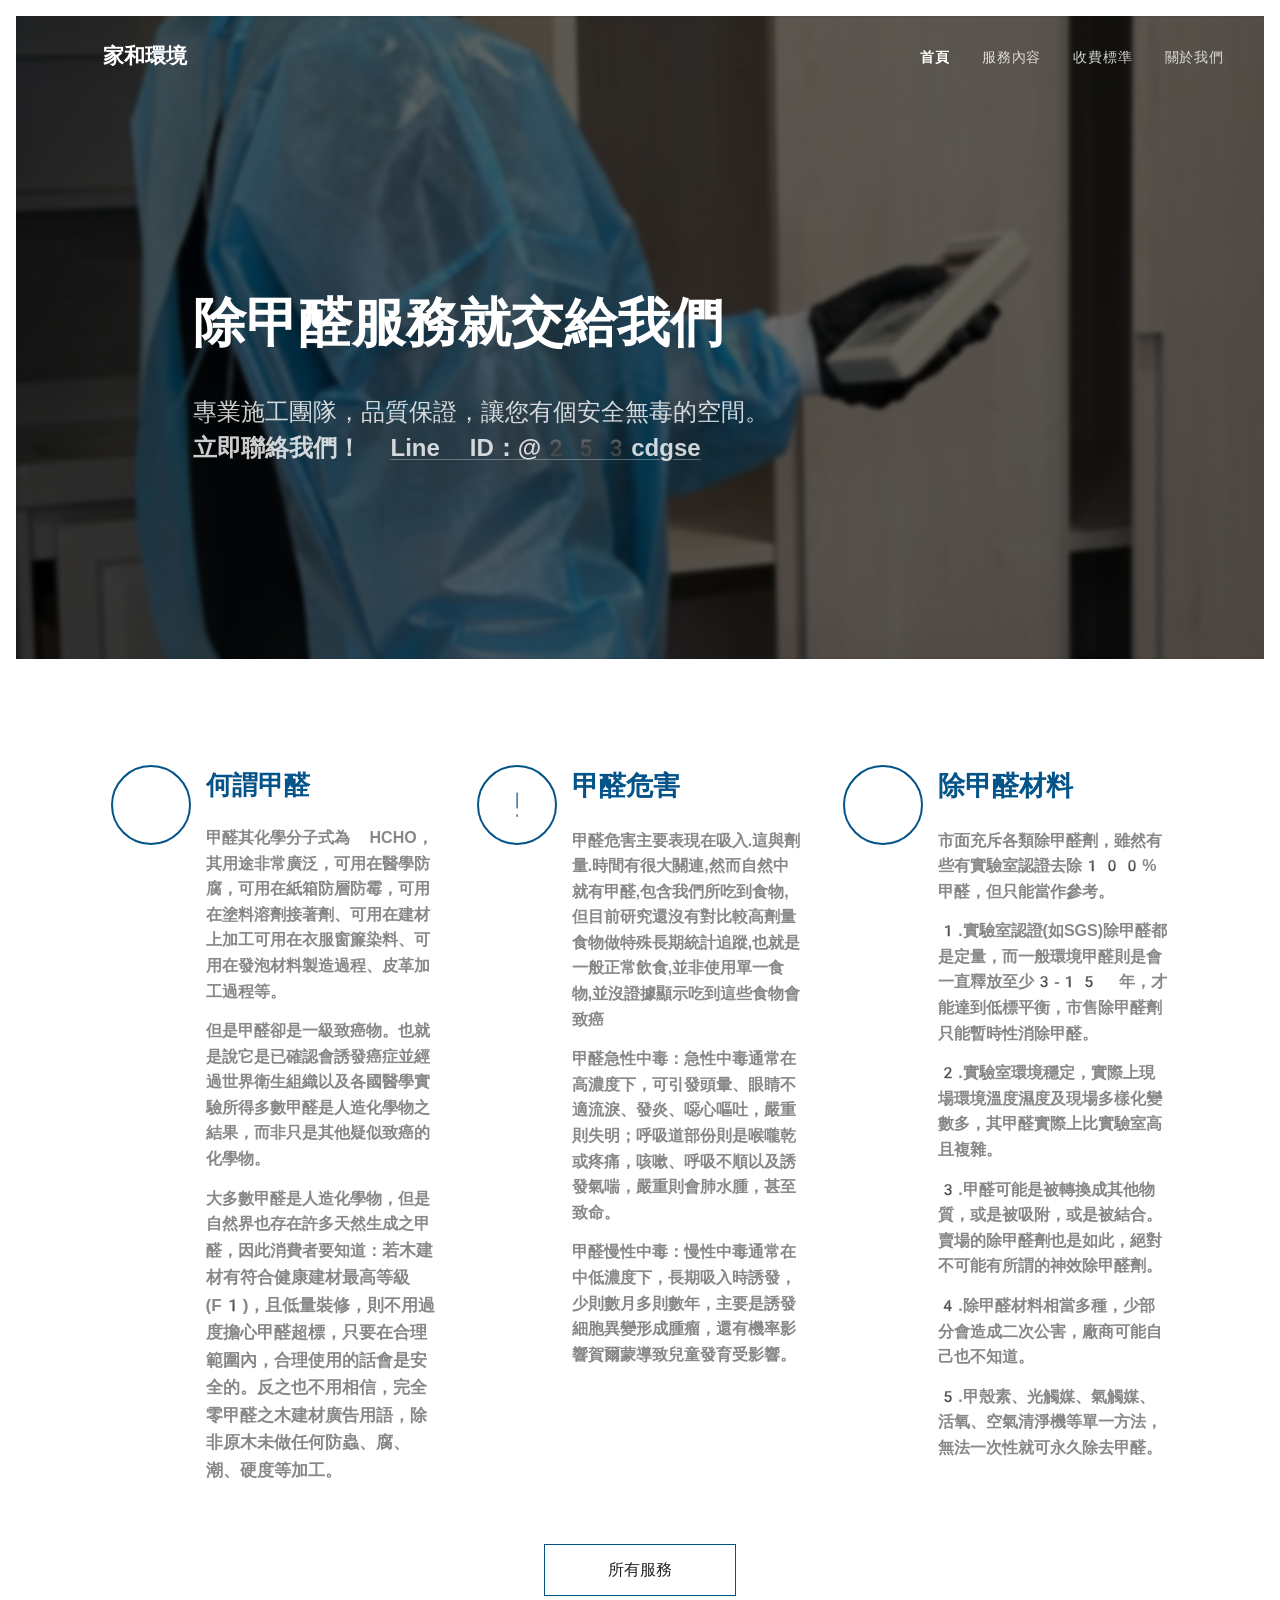
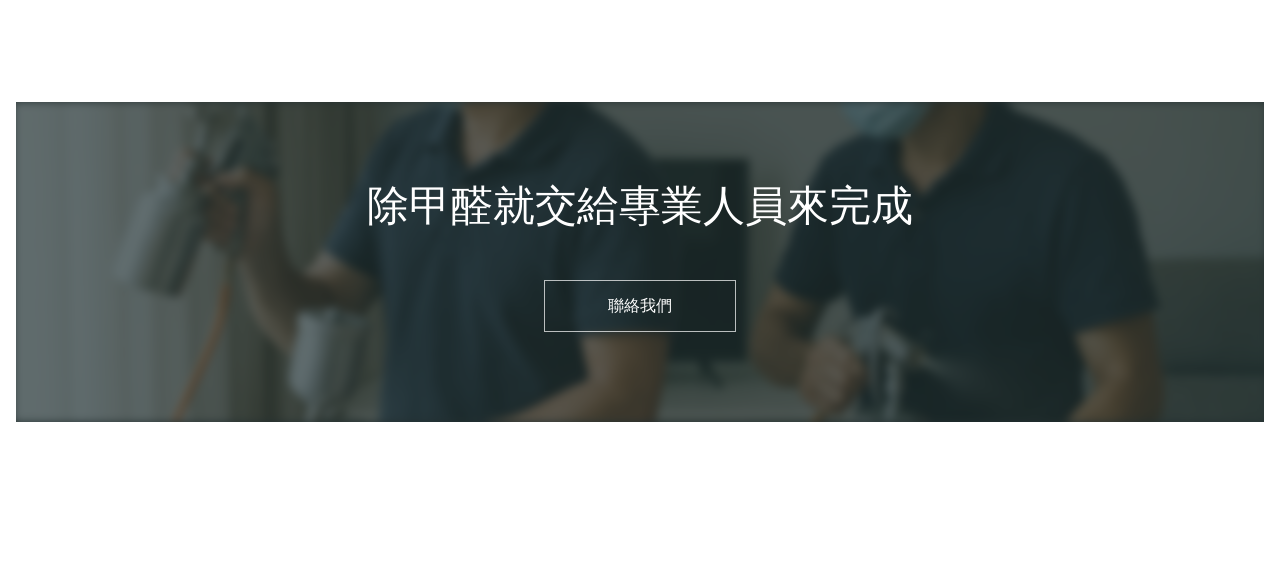
<file: index.html>
<html class="no-js" prefix="og: https://ogp.me/ns#" lang="zh-tw"><head>
<!-- Google Tag Manager -->
<script async="" src="https://www.googletagmanager.com/gtm.js?id=GTM-WNG3FXSL"></script><script>(function(w,d,s,l,i){w[l]=w[l]||[];w[l].push({'gtm.start':
new Date().getTime(),event:'gtm.js'});var f=d.getElementsByTagName(s)[0],
j=d.createElement(s),dl=l!='dataLayer'?'&l='+l:'';j.async=true;j.src=
'https://www.googletagmanager.com/gtm.js?id='+i+dl;f.parentNode.insertBefore(j,f);
})(window,document,'script','dataLayer','GTM-WNG3FXSL');</script>
<!-- End Google Tag Manager -->
<link rel="preconnect" href="https://duyn491kcolsw.cloudfront.net" crossorigin=""><link rel="preconnect" href="https://fonts.gstatic.com" crossorigin=""><meta charset="utf-8"><link rel="icon" href="images/2div3h.svg" type="image/svg+xml" sizes="any"><link rel="icon" href="images/07fzq8.svg" type="image/svg+xml" sizes="16x16"><link rel="icon" href="images/1j3767.ico"><link rel="apple-touch-icon" href="images/1j3767.ico"><link rel="icon" href="images/1j3767.ico">
    <meta http-equiv="X-UA-Compatible" content="IE=edge">
    <title>家和 除甲醛</title>
    <meta name="viewport" content="width=device-width,initial-scale=1">
    <meta name="msapplication-tap-highlight" content="no">
    
    <link href="css/0rklmm.css" media="print" rel="stylesheet">
    <link href="css/2e5qgh.css" media="screen and (min-width:100000em)" rel="stylesheet" data-type="cq" disabled="">
    <link rel="stylesheet" href="css/3b5edh.css"><link rel="stylesheet" href="css/2txvmx.css" media="screen and (min-width:37.5em)"><link rel="stylesheet" href="css/2m4vjv.css" data-wnd_color_scheme_file=""><link rel="stylesheet" href="css/23cqa3.css" data-wnd_color_scheme_desktop_file="" media="screen and (min-width:37.5em)"><link rel="stylesheet" href="css/0hzzk0.css" data-wnd_additive_color_file=""><link rel="stylesheet" href="css/46es9h.css" data-wnd_typography_file=""><link rel="stylesheet" href="css/38p1v7.css" data-wnd_typography_desktop_file="" media="screen and (min-width:37.5em)"><script>(()=>{let e=!1;const t=()=>{if(!e&&window.innerWidth>=600){for(let e=0,t=document.querySelectorAll('head > link[href*="css"][media="screen and (min-width:37.5em)"]');e<t.length;e++)t[e].removeAttribute("disabled");e=!0}};t(),window.addEventListener("resize",t),"container"in document.documentElement.style||fetch(document.querySelector('head > link[data-type="cq"]').getAttribute("href")).then((e=>{e.text().then((e=>{const t=document.createElement("style");document.head.appendChild(t),t.appendChild(document.createTextNode(e)),import("https://duyn491kcolsw.cloudfront.net/client/js.polyfill/container-query-polyfill.modern.js").then((()=>{let e=setInterval((function(){document.body&&(document.body.classList.add("cq-polyfill-loaded"),clearInterval(e))}),100)}))}))}))})()</script>
<link rel="preload stylesheet" href="https://duyn491kcolsw.cloudfront.net/files/2m/2m8/2m8msc.css?ph=9bed9e465a" as="style"><link rel="preload stylesheet" href="https://duyn491kcolsw.cloudfront.net/files/1f/1fn/1fnq07.css?ph=9bed9e465a" as="style"><meta name="description" content="專業施工團隊，品質保證，讓您有個安全無毒的空間。立即聯絡我們！ Line ID：@253cdgse"><meta name="keywords" content=""><meta name="apple-mobile-web-app-capable" content="no"><meta name="apple-mobile-web-app-status-bar-style" content="black"><meta name="format-detection" content="telephone=no">

<meta property="og:url" content="https://cleanair-healthylife.com/"><meta property="og:title" content="家和 除甲醛"><meta property="og:type" content="article"><meta property="og:description" content="專業施工團隊，品質保證，讓您有個安全無毒的空間。立即聯絡我們！ Line ID：@253cdgse"><meta property="og:site_name" content="家和 除甲醛"><meta property="og:image" content="images/IMG_0059.JPG"><meta property="og:article:published_time" content="2025-08-30T00:00:00+0200"><meta name="robots" content="index,follow"><link rel="canonical" href="https://cleanair-healthylife.com/"><script>window.checkAndChangeSvgColor=function(c){try{var a=document.getElementById(c);if(a){c=[["border","borderColor"],["outline","outlineColor"],["color","color"]];for(var h,b,d,f=[],e=0,m=c.length;e<m;e++)if(h=window.getComputedStyle(a)[c[e][1]].replace(/\s/g,"").match(/^rgb[a]?\(([0-9]{1,3}),([0-9]{1,3}),([0-9]{1,3})/i)){b="";for(var g=1;3>=g;g++)b+=("0"+parseInt(h[g],10).toString(16)).slice(-2);"0"===b.charAt(0)&&(d=parseInt(b.substr(0,2),16),d=Math.max(16,d),b=d.toString(16)+b.slice(-4));f.push(c[e][0]+"="+b)}if(f.length){var k=a.getAttribute("data-src"),l=k+(0>k.indexOf("?")?"?":"&")+f.join("&");a.src!=l&&(a.src=l,a.outerHTML=a.outerHTML)}}}catch(n){}};</script></head>
<body class="l wt-home ac-h ac-i ac-o l-default l-d-border b-btn-sq b-btn-s-m b-btn-dn b-btn-bw-1 img-d-n img-t-u img-h-n line-solid b-e-ds lbox-d c-s-m hn-tbg wnd-free-bar-fixed  wnd-fe"><noscript>
				<iframe
				 src="https://www.googletagmanager.com/ns.html?id=GTM-542MMSL"
				 height="0"
				 width="0"
				 style="display:none;visibility:hidden"
				 >
				 </iframe>
			</noscript>

<div class="wnd-page l-page cs-gray-3 ac-dblue t-t-fs-m t-t-fw-l t-t-sp-n t-t-d-n t-s-fs-m t-s-fw-l t-s-sp-n t-s-d-n t-p-fs-s t-p-fw-l t-p-sp-n t-h-fs-m t-h-fw-l t-h-sp-n t-bq-fs-s t-bq-fw-l t-bq-sp-n t-bq-d-l t-btn-fw-l t-nav-fw-l t-pd-fw-l t-nav-tt-n">
    <div class="l-w t cf t-13">
        <div class="l-bg cf">
            <div class="s-bg-l">
                
                
            </div>
        </div>
        <header class="l-h cf">
            <div class="sw cf">
	<div class="sw-c cf"><section data-space="true" class="s s-hn s-hn-default wnd-mt-classic wnd-na-c logo-classic sc-none   wnd-w-max wnd-nh-m hn-no-bg sc-m hm-editzone menu-default">
	<div class="s-w">
		<div class="s-o">

			<div class="s-bg">
                <div class="s-bg-l">
                    
                    
                </div>
			</div>

			<div class="h-w h-f wnd-fixed">

				<div class="n-l">
					<div class="s-c menu-nav">
						<div class="logo-block">
							<div class="b b-l logo logo-default logo-nb wnd-font-size-20 exo2 logo-21 wnd-logo-with-text wnd-iar-1-1 b-ls-s">
	<div class="b-l-c logo-content">
		

			

			<div class="b-l-embed logo-embed">
				<div class="b-l-embed-w logo-embed-cell">
					<embed class="b-l-embed-svg logo-svg" id="wnd_LogoBlock_50601749648531853874_img" type="image/svg+xml" style="aspect-ratio:244/254;" data-src="https://duyn491kcolsw.cloudfront.net/files/3t/3te/3teynd.svg?ph=9bed9e465a" src="https://duyn491kcolsw.cloudfront.net/files/3t/3te/3teynd.svg?ph=9bed9e465a&amp;border=9f9f9f&amp;outline=cccccc&amp;color=dddddd">
				<script>checkAndChangeSvgColor('wnd_LogoBlock_50601749648531853874_img');window.addEventListener('resize', function(event){checkAndChangeSvgColor('wnd_LogoBlock_50601749648531853874_img');}, true);</script></div>
			</div>

			<div class="b-l-br logo-br"></div>

			<div class="b-l-text logo-text-wrapper">
				<div class="b-l-text-w logo-text">
					<span class="b-l-text-c logo-text-cell"><strong>家和環境</strong></span>
				</div>
			</div>

		
	</div>
</div>
						</div>

						<div id="menu-slider">
							<div id="menu-block">
								<nav id="menu"><div class="menu-font menu-wrapper">
	<a href="javascript:void(0);" class="menu-close" rel="nofollow" title="Close Menu" onclick="closeMenu()"></a>
	<ul role="menubar" aria-label="選單" class="level-1">
		<li role="none" class="wnd-active   wnd-homepage">
			<a class="menu-item" role="menuitem" href="index.html"><span class="menu-item-text">首頁</span></a>
			
		</li><li role="none">
			<a class="menu-item" role="menuitem" href="services.html"><span class="menu-item-text">服務內容</span></a>
			
		</li><li role="none">
			<a class="menu-item" role="menuitem" href="pricing.html"><span class="menu-item-text">收費標準</span></a>
			
		</li><li role="none">
			<a class="menu-item" role="menuitem" href="about.html"><span class="menu-item-text">關於我們</span></a>
			
		</li>
	</ul>
	<span class="more-text">更多</span>
</div></nav>
							</div>
						</div>

						<div class="cart-and-mobile">
							
							

							<div id="menu-mobile">
								<a href="javascript:void(0);" id="menu-submit" onclick="openMenu()"><span></span>選單</a>
							</div>
						</div>

					</div>
				</div>

			</div>

		</div>
	</div>
</section></div>
</div>
        </header>
        <main class="l-m cf">
            <div class="sw cf">
	<div class="sw-c cf"><section class="s s-hm s-hm-editzone wnd-p-cc cf sc-m wnd-background-image  wnd-w-default wnd-s-higher wnd-h-high wnd-nh-m hn-no-bg hn-default">
	<div class="s-w cf">
		<div class="s-o cf">
			<div class="s-bg">
                <div class="s-bg-l wnd-background-image fx-blur-light bgpos-center-center bgatt-scroll overlay-black">
                    <picture><source type="image/jpeg" srcset="images/IMG_0059.JPG 1422w" sizes="100vw"><img src="images/IMG_0059.JPG" width="1422" height="753" alt="" fetchpriority="high"></picture>
                    
                </div>
			</div>
			<div class="h-c s-c">
				<div class="h-c-b">
					<div class="h-c-b-i">
						<div class="ez cf wnd-no-cols">
	<div class="ez-c"><div class="b b-text cf">
	<div class="b-c b-text-c b-s b-s-t60 b-s-b60 b-cs cf"><h1><font class="wsw-10"><strong>除甲醛服務就交給我們</strong></font></h1>

<h3><br>專業施工團隊，品質保證，讓您有個安全無毒的空間。<br><strong>立即聯絡我們！ <a href="line://ti/p/@253cdgse">Line ID：@253cdgse</a></strong></h3>
</div>
</div></div>
</div>
					</div>
				</div>
			</div>
		</div>
	</div>
</section><section class="s s-basic cf sc-w   wnd-w-default wnd-s-normal wnd-h-auto">
	<div class="s-w cf">
		<div class="s-o s-fs cf">
			<div class="s-bg cf">
				<div class="s-bg-l">
                    
					
				</div>
			</div>
			<div class="s-c s-fs cf">
				<div class="ez cf wnd-no-cols">
	<div class="ez-c"><div class="mt mt-image-left img-s-c b-s-t50 b-s-b50 b-s-l0 b-s-r0 cf default grid-3">
	<div class="mt-container">
		<div class="mt-item cf">
			
				<div class="b-img b-img-default b b-s cf wnd-orientation-portrait wnd-type-icon" style="" id="wnd_ImageBlock_52531749648532033673">
	<div class="b-img-w">
		<div class="b-img-c">
            
			<embed id="wnd_ImageBlock_52531749648532033673_img" alt="" style="" data-src="https://duyn491kcolsw.cloudfront.net/files/0t/0tr/0trtc0.svg?ph=9bed9e465a" type="image/svg+xml" src="https://duyn491kcolsw.cloudfront.net/files/0t/0tr/0trtc0.svg?ph=9bed9e465a&amp;border=107ed1&amp;outline=104776&amp;color=105389">
		<script>checkAndChangeSvgColor('wnd_ImageBlock_52531749648532033673_img');</script></div>
		
	</div>
</div>
				<div class="b b-text cf">
	<div class="b-c b-text-c b-s b-s-t60 b-s-b60 b-cs cf"><h3><p><strong><font class="wnd-font-size-160">何謂甲醛</font></strong></p><p></p></h3>

<p><strong>甲醛其化學分子式為 HCHO，其用途非常廣泛，可用在醫學防腐，可用在紙箱防層防霉，可用在塗料溶劑接著劑、可用在建材上加工可用在衣服窗簾染料、可用在發泡材料製造過程、皮革加工過程等。</strong></p><p><strong> 但是甲醛卻是一級致癌物。也就是說它是已確認會誘發癌症並經過世界衛生組織以及各國醫學實驗所得多數甲醛是人造化學物之結果，而非只是其他疑似致癌的化學物。 </strong></p><p><strong>大多數甲醛是人造化學物，但是自然界也存在許多天然生成之甲醛，因此消費者要知道：</strong><strong style="letter-spacing: 0px; font-size: 1.075rem;">若木建材有符合健康建材最高等級(F1)，且低量裝修，則不用過度擔心甲醛超標，只要在合理範圍內，合理使用的話會是安全的。反之也不用相信，完全零甲醛之木建材廣告用語，除非原木未做任何防蟲、腐、潮、硬度等加工。</strong></p>
</div>
</div>
			
		</div><div class="mt-item cf">
			
				<div class="b-img b-img-default b b-s cf wnd-orientation-portrait wnd-type-icon" style="" id="wnd_ImageBlock_31531749648532046398">
	<div class="b-img-w">
		<div class="b-img-c">
            <embed id="wnd_ImageBlock_31531749648532046398_img" alt="!" style="" data-src="images/exclamation.svg" type="image/svg+xml" src="images/exclamation.svg?border=107ed1&amp;outline=104776&amp;color=105389">
		<script>checkAndChangeSvgColor('wnd_ImageBlock_31531749648532046398_img');</script></div>
			</div>
		
	</div>
<div class="b b-text cf">
	<div class="b-c b-text-c b-s b-s-t60 b-s-b60 b-cs cf"><h3><p><strong><font class="wnd-font-size-170">甲醛危害</font></strong></p><p></p></h3>

<p><strong>甲醛危害主要表現在吸入.這與劑量.時間有很大關連,然而自然中就有甲醛,包含我們所吃到食物,但目前研究還沒有對比較高劑量食物做特殊長期統計追蹤,也就是一般正常飲食,並非使用單一食物,並沒證據顯示吃到這些食物會致癌</strong></p><p><strong>甲醛急性中毒：</strong><strong style="font-size: 1rem; letter-spacing: 0px;">急性中毒通常在高濃度下，可引發頭暈、眼睛不適流淚、發炎、噁心嘔吐，嚴重則失明；呼吸道部份則是喉嚨乾或疼痛，咳嗽、呼吸不順以及誘發氣喘，嚴重則會肺水腫，甚至致命。</strong></p><p><strong>甲醛慢性中毒：</strong><strong style="font-size: 1rem; letter-spacing: 0px;">慢性中毒通常在中低濃度下，長期吸入時誘發，少則數月多則數年，主要是誘發細胞異變形成腫瘤，還有機率影響賀爾蒙導致兒童發育受影響。</strong></p>
</div>
</div></div>
				
			
		<div class="mt-item cf">
			
				<div class="b-img b-img-default b b-s cf wnd-orientation-square wnd-type-icon" style="" id="wnd_ImageBlock_43701752166365678408">
	<div class="b-img-w">
		<div class="b-img-c">
            
			<embed id="wnd_ImageBlock_43701752166365678408_img" alt="" style="" data-src="https://duyn491kcolsw.cloudfront.net/files/2h/2h5/2h5jky.svg?ph=9bed9e465a" type="image/svg+xml" src="https://duyn491kcolsw.cloudfront.net/files/2h/2h5/2h5jky.svg?ph=9bed9e465a&amp;border=107ed1&amp;outline=104776&amp;color=105389">
		<script>checkAndChangeSvgColor('wnd_ImageBlock_43701752166365678408_img');</script></div>
		
	</div>
</div>
				<div class="b b-text cf">
	<div class="b-c b-text-c b-s b-s-t60 b-s-b60 b-cs cf"><h3><p><strong><font class="wnd-font-size-170" color="#045389">除甲醛材料</font></strong></p><p></p></h3>

<p><span style="font-size: 1rem; letter-spacing: 0px;"><strong>市面充斥各類除甲醛劑，雖然有些有實驗室認證去除100%甲醛，但只能當作參考。</strong></span></p><p><strong>1.實驗室認證(如SGS)除甲醛都是定量，而一般環境甲醛則是會一直釋放至少3-15 年，才能達到低標平衡，市售除甲醛劑只能暫時性消除甲醛。</strong></p><p><strong>2.實驗室環境穩定，實際上現場環境溫度濕度及現場多樣化變數多，其甲醛實際上比實驗室高且複雜。</strong></p><p><strong>3.甲醛可能是被轉換成其他物質，或是被吸附，或是被結合。賣場的除甲醛劑也是如此，絕對不可能有所謂的神效除甲醛劑。</strong></p><p><strong>4.除甲醛材料相當多種，少部分會造成二次公害，廠商可能自己也不知道。</strong></p><p><strong>5.甲殼素、光觸媒、氣觸媒、活氧、空氣清淨機等單一方法，無法一次性就可永久除去甲醛。</strong></p>
</div></div>
</div></div>
			
		</div>
	</div>
</div><div class="b b-s b-s-t150 b-s-b150 b-btn b-btn-4 wnd-align-center">
	<div class="b-btn-c i-a">
		<a class="b-btn-l" href="services.html">
			<span class="b-btn-t">所有服務</span>
		</a>
	</div>
</div></div>
</div>
			</div>
		</section></div>
	</div>
<section class="s s-hc s-hc-cta-claim cf sc-m wnd-background-image  wnd-w-default wnd-s-normal wnd-hh-auto wnd-p-cc">
	<div class="s-w cf">
		<div class="s-o cf">
			<div class="s-bg cf">
                <div class="s-bg-l wnd-background-image fx-blur-strong bgpos-center-center bgatt-scroll overlay-swampy-strong">
                    <picture><source type="image/webp" srcset="images/ChatGPT%20Image%202025%E5%B9%B47%E6%9C%8811%E6%97%A5%20%E4%B8%8B%E5%8D%8807_37_27.webp 700w, images/ChatGPT%20Image%202025%E5%B9%B47%E6%9C%8811%E6%97%A5%20%E4%B8%8B%E5%8D%8807_37_27_1.webp 1536w, images/ChatGPT%20Image%202025%E5%B9%B47%E6%9C%8811%E6%97%A5%20%E4%B8%8B%E5%8D%8807_37_27_1.webp 2x" sizes="100vw"><img src="images/ChatGPT%20Image%202025%E5%B9%B47%E6%9C%8811%E6%97%A5%20%E4%B8%8B%E5%8D%8807_37_27.png" width="1536" height="1024" alt="" loading="lazy"></picture>
                    
                </div>
			</div>
			<div class="s-c cf">
				<div class="s-hc-c">
					<h2 class="s-hc-claim claim i-a"><span class="sit b claim-default claim-nb exo2 claim-52">
	<span class="sit-w"><span class="sit-c"><font class="wnd-font-size-80">除甲醛就交給專業人員來完成</font></span></span>
</span></h2>
					<div class="b b-s b-s-t150 b-s-b150 b-btn b-btn-2">
	<div class="b-btn-c i-a">
		<a class="b-btn-l" href="about.html">
			<span class="b-btn-t">聯絡我們</span>
		</a>
	</div>
</div>
				</div>
			</div>
		</div>
	</div>
</section></main></div>
</div>
        
        <footer class="l-f cf">
            <div class="sw cf">
	<div class="sw-c cf"><section data-wn-border-element="s-f-border" class="s s-f s-f-double s-f-simple sc-w   wnd-w-wider wnd-s-higher">
	<div class="s-w">
		<div class="s-o">
			<div class="s-bg">
                <div class="s-bg-l">
                    
                    
                </div>
			</div>
			<div class="s-c s-f-l-w s-f-border">
				<div class="s-f-l b-s b-s-t0 b-s-b0">
					<div class="s-f-l-c s-f-l-c-first">
						<div class="s-f-cr"><span class="it b link">
	<span class="it-c"><h3><strong><a href="line://ti/p/@253cdgse">Line ID：@253cdgse</a></strong></h3></span>
</span></div>
						<div class="s-f-cr"><span class="it b link">
	<span class="it-c"></span>
</span></div>
					</div>
					<div class="s-f-l-c s-f-l-c-last">
						<div class="s-f-sf">
                            
                            
                            
                            
                        </div>
                        <div class="s-f-l-c-w">
                            <div class="s-f-lang lang-select cf">
	
</div>
                            <div class="s-f-ccy ccy-select cf">
	
</div>
                        </div>
					</div>
				</div>
			</div>
		</div>
	</div>
</section></div>
</div>
        </footer>
    


<script src="js/lang.zh-tw.1904.js"></script>
<script>
(function () {
  function getMenu() {
    return document.getElementById("menu");
  }

  function openMenu() {
    var menu = getMenu();
    if (!menu) return;
    menu.classList.add("visible", "open");
  }

  function closeMenu() {
    var menu = getMenu();
    if (!menu) return;
    menu.classList.remove("visible", "open");
  }

  window.openMenu = openMenu;
  window.closeMenu = closeMenu;

  var openBtn = document.getElementById("menu-submit");
  if (openBtn) {
    openBtn.addEventListener("click", function (e) {
      e.preventDefault();
      openMenu();
    });
  }

  var closeBtn = document.querySelector(".menu-close");
  if (closeBtn) {
    closeBtn.addEventListener("click", function (e) {
      e.preventDefault();
      closeMenu();
    });
  }
})();
</script>


</body></html>
</file>
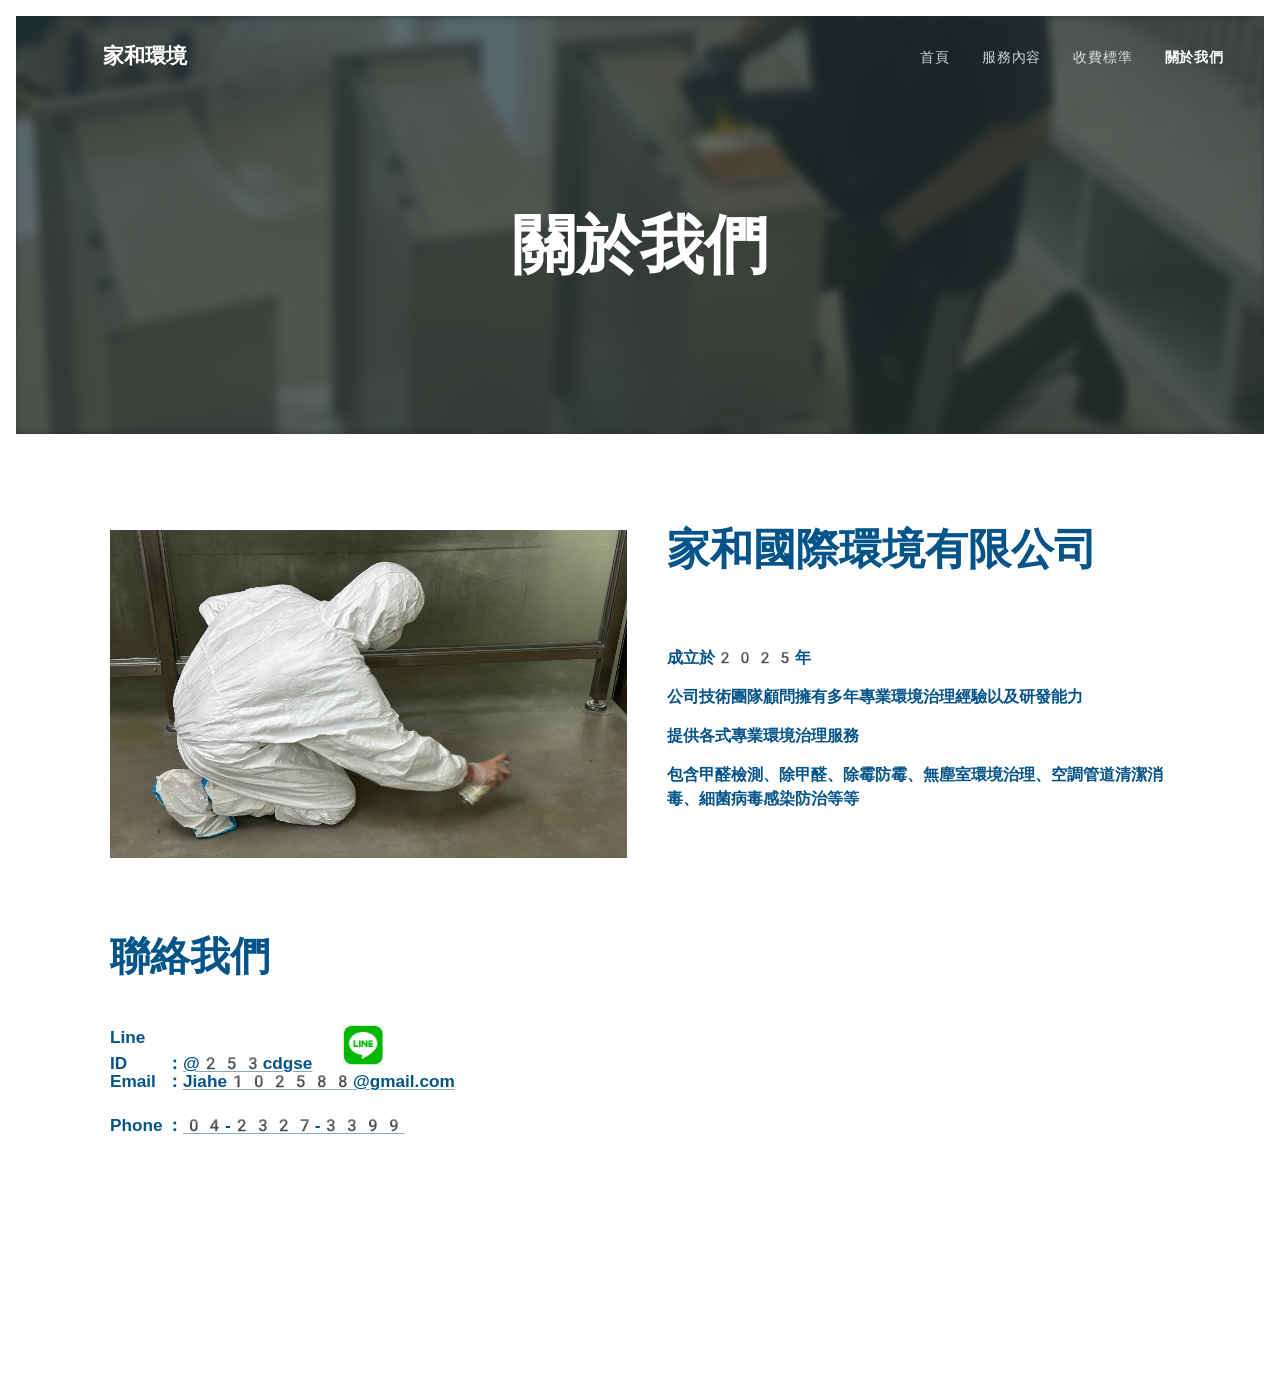
<file: about.html>
<!DOCTYPE html><html class="no-js" prefix="og: https://ogp.me/ns#" lang="zh-tw"><head>
	<!-- Google Tag Manager -->
<script>(function(w,d,s,l,i){w[l]=w[l]||[];w[l].push({'gtm.start':
new Date().getTime(),event:'gtm.js'});var f=d.getElementsByTagName(s)[0],
j=d.createElement(s),dl=l!='dataLayer'?'&l='+l:'';j.async=true;j.src=
'https://www.googletagmanager.com/gtm.js?id='+i+dl;f.parentNode.insertBefore(j,f);
})(window,document,'script','dataLayer','GTM-WNG3FXSL');</script>
<!-- End Google Tag Manager -->
	
	
	<link rel="preconnect" href="https://duyn491kcolsw.cloudfront.net" crossorigin="">
	<link rel="preconnect" href="https://fonts.gstatic.com" crossorigin="">
	<meta charset="utf-8">
	<link rel="icon" href="images/2div3h.svg" type="image/svg+xml" sizes="any">
	<link rel="icon" href="images/07fzq8.svg" type="image/svg+xml" sizes="16x16">
	<link rel="icon" href="images/1j3767.ico"><link rel="apple-touch-icon" href="images/1j3767.ico">
	<link rel="icon" href="images/1j3767.ico">
    <meta http-equiv="X-UA-Compatible" content="IE=edge">
    <title>關於我們 :: 家和 除甲醛</title>
    <meta name="viewport" content="width=device-width,initial-scale=1">
    <meta name="msapplication-tap-highlight" content="no">
    
    <link href="css/0rklmm.css" media="print" rel="stylesheet">
    <link href="css/2e5qgh.css" media="screen and (min-width:100000em)" rel="stylesheet" data-type="cq" disabled="">
    <link rel="stylesheet" href="css/3b5edh.css"><link rel="stylesheet" href="css/2txvmx.css" media="screen and (min-width:37.5em)"><link rel="stylesheet" href="css/2m4vjv.css" data-wnd_color_scheme_file=""><link rel="stylesheet" href="css/23cqa3.css" data-wnd_color_scheme_desktop_file="" media="screen and (min-width:37.5em)" disabled=""><link rel="stylesheet" href="css/0hzzk0.css" data-wnd_additive_color_file=""><link rel="stylesheet" href="css/46es9h.css" data-wnd_typography_file=""><link rel="stylesheet" href="css/38p1v7.css" data-wnd_typography_desktop_file="" media="screen and (min-width:37.5em)" disabled=""><script>(()=>{let e=!1;const t=()=>{if(!e&&window.innerWidth>=600){for(let e=0,t=document.querySelectorAll('head > link[href*="css"][media="screen and (min-width:37.5em)"]');e<t.length;e++)t[e].removeAttribute("disabled");e=!0}};t(),window.addEventListener("resize",t),"container"in document.documentElement.style||fetch(document.querySelector('head > link[data-type="cq"]').getAttribute("href")).then((e=>{e.text().then((e=>{const t=document.createElement("style");document.head.appendChild(t),t.appendChild(document.createTextNode(e)),import("https://duyn491kcolsw.cloudfront.net/client/js.polyfill/container-query-polyfill.modern.js").then((()=>{let e=setInterval((function(){document.body&&(document.body.classList.add("cq-polyfill-loaded"),clearInterval(e))}),100)}))}))}))})()</script>
<link rel="preload stylesheet" href="https://duyn491kcolsw.cloudfront.net/files/2m/2m8/2m8msc.css?ph=9bed9e465a" as="style"><link rel="preload stylesheet" href="https://duyn491kcolsw.cloudfront.net/files/1f/1fn/1fnq07.css?ph=9bed9e465a" as="style"><meta name="description" content="包含甲醛檢測、除甲醛、除霉防霉、無塵室環境治理、空調管道清潔消毒、細菌病毒感染防治等等"><meta name="keywords" content=""><meta name="apple-mobile-web-app-capable" content="no"><meta name="apple-mobile-web-app-status-bar-style" content="black"><meta name="format-detection" content="telephone=no">

<meta property="og:url" content="https://cleanair-healthylife.com/about.html"><meta property="og:title" content="關於我們 :: 家和 除甲醛"><meta property="og:type" content="article"><meta property="og:description" content="包含甲醛檢測、除甲醛、除霉防霉、無塵室環境治理、空調管道清潔消毒、細菌病毒感染防治等等"><meta property="og:site_name" content="家和 除甲醛"><meta property="og:image" content="images/IMG_0011.JPG"><meta property="og:article:published_time" content="2025-08-30T00:00:00+0200"><meta name="robots" content="index,follow"><link rel="canonical" href="https://cleanair-healthylife.com/about.html"><script>window.checkAndChangeSvgColor=function(c){try{var a=document.getElementById(c);if(a){c=[["border","borderColor"],["outline","outlineColor"],["color","color"]];for(var h,b,d,f=[],e=0,m=c.length;e<m;e++)if(h=window.getComputedStyle(a)[c[e][1]].replace(/\s/g,"").match(/^rgb[a]?\(([0-9]{1,3}),([0-9]{1,3}),([0-9]{1,3})/i)){b="";for(var g=1;3>=g;g++)b+=("0"+parseInt(h[g],10).toString(16)).slice(-2);"0"===b.charAt(0)&&(d=parseInt(b.substr(0,2),16),d=Math.max(16,d),b=d.toString(16)+b.slice(-4));f.push(c[e][0]+"="+b)}if(f.length){var k=a.getAttribute("data-src"),l=k+(0>k.indexOf("?")?"?":"&")+f.join("&");a.src!=l&&(a.src=l,a.outerHTML=a.outerHTML)}}}catch(n){}};</script></head>
<body class="l wt-page ac-h ac-i ac-o l-default l-d-border b-btn-sq b-btn-s-m b-btn-dn b-btn-bw-1 img-d-n img-t-u img-h-n line-solid b-e-ds lbox-d c-s-m hn-tbg wnd-free-bar-fixed  wnd-fe"><noscript>
				<iframe
				 src="https://www.googletagmanager.com/ns.html?id=GTM-542MMSL"
				 height="0"
				 width="0"
				 style="display:none;visibility:hidden"
				 >
				 </iframe>
			</noscript>

<div class="wnd-page l-page cs-gray-3 ac-dblue t-t-fs-m t-t-fw-l t-t-sp-n t-t-d-n t-s-fs-m t-s-fw-l t-s-sp-n t-s-d-n t-p-fs-s t-p-fw-l t-p-sp-n t-h-fs-m t-h-fw-l t-h-sp-n t-bq-fs-s t-bq-fw-l t-bq-sp-n t-bq-d-l t-btn-fw-l t-nav-fw-l t-pd-fw-l t-nav-tt-n">
    <div class="l-w t cf t-13">
        <div class="l-bg cf">
            <div class="s-bg-l">
                
                
            </div>
        </div>
        <header class="l-h cf">
            <div class="sw cf">
	<div class="sw-c cf"><section data-space="true" class="s s-hn s-hn-default wnd-mt-classic wnd-na-c logo-classic sc-none   wnd-w-max wnd-nh-m hn-no-bg sc-m hm-claims menu-default">
	<div class="s-w">
		<div class="s-o">

			<div class="s-bg">
                <div class="s-bg-l">
                    
                    
                </div>
			</div>

			<div class="h-w h-f wnd-fixed">

				<div class="n-l">
					<div class="s-c menu-nav">
						<div class="logo-block">
							<div class="b b-l logo logo-default logo-nb wnd-font-size-20 exo2 logo-21 wnd-logo-with-text wnd-iar-1-1 b-ls-s">
	<div class="b-l-c logo-content">
		<a class="b-l-link logo-link" href="index.html">

			

			<div class="b-l-embed logo-embed">
				<div class="b-l-embed-w logo-embed-cell">
					<embed class="b-l-embed-svg logo-svg" id="wnd_LogoBlock_50601749648531853874_img" type="image/svg+xml" style="aspect-ratio:244/254;" data-src="https://duyn491kcolsw.cloudfront.net/files/3t/3te/3teynd.svg?ph=9bed9e465a">
				<script>checkAndChangeSvgColor('wnd_LogoBlock_50601749648531853874_img');window.addEventListener('resize', function(event){checkAndChangeSvgColor('wnd_LogoBlock_50601749648531853874_img');}, true);</script></div>
			</div>

			<div class="b-l-br logo-br"></div>

			<div class="b-l-text logo-text-wrapper">
				<div class="b-l-text-w logo-text">
					<span class="b-l-text-c logo-text-cell"><strong>家和環境</strong></span>
				</div>
			</div>

		</a>
	</div>
</div>
						</div>

						<div id="menu-slider">
							<div id="menu-block">
								<nav id="menu"><div class="menu-font menu-wrapper">
	<a href="javascript:void(0);" class="menu-close" rel="nofollow" title="Close Menu" onclick="closeMenu()"></a>
	<ul role="menubar" aria-label="選單" class="level-1">
		<li role="none" class="wnd-homepage">
			<a class="menu-item" role="menuitem" href="index.html"><span class="menu-item-text">首頁</span></a>
			
		</li><li role="none">
			<a class="menu-item" role="menuitem" href="services.html"><span class="menu-item-text">服務內容</span></a>
			
		</li><li role="none">
			<a class="menu-item" role="menuitem" href="pricing.html"><span class="menu-item-text">收費標準</span></a>
			
		</li><li role="none" class="wnd-active wnd-active-path">
			<a class="menu-item" role="menuitem" href="about.html"><span class="menu-item-text">關於我們</span></a>
			
		</li>
	</ul>
	<span class="more-text">更多</span>
</div></nav>
							</div>
						</div>

						<div class="cart-and-mobile">
							
							

							<div id="menu-mobile">
								<a href="javascript:void(0);" id="menu-submit" onclick="openMenu()"><span></span>選單</a>
							</div>
						</div>

					</div>
				</div>

			</div>

		</div>
	</div>
</section></div>
</div>
        </header>
        <main class="l-m cf">
            <div class="sw cf">
	<div class="sw-c cf"><section class="s s-hm s-hm-claims cf sc-m wnd-background-image  wnd-w-default wnd-s-higher wnd-h-50 wnd-nh-m wnd-p-cc hn-no-bg hn-default">
	<div class="s-w cf">
		<div class="s-o cf">
			<div class="s-bg">
                <div class="s-bg-l wnd-background-image fx-blur-strong bgpos-center-center bgatt-scroll overlay-swampy-strong">
                    <picture><source type="image/jpeg" srcset="images/IMG_0011.JPG 1361w" sizes="100vw"><img src="images/IMG_0011.JPG" width="1361" height="652" alt="" fetchpriority="high"></picture>
                    
                </div>
			</div>
			<div class="h-c s-c">
				<div class="h-c-b">
					<div class="h-c-b-i">
						<h1 class="claim cf"><span class="sit b claim-default claim-nb exo2 claim-64">
	<span class="sit-w"><span class="sit-c"><font><strong>關於我們</strong></font></span></span>
</span></h1>
					</div>
				</div>
			</div>
		</div>
	</div>
</section><section class="s s-basic cf sc-w   wnd-w-default wnd-s-normal wnd-h-auto">
	<div class="s-w cf">
		<div class="s-o s-fs cf">
			<div class="s-bg cf">
				<div class="s-bg-l">
                    
					
				</div>
			</div>
			<div class="s-c s-fs cf">
				<div class="ez cf">
	<div class="ez-c"><div class="cw cf">
	<div class="cw-c cf"><div class="c cf" style="width:50.6%;">
	<div class="c-c cf"><div class="b-img b-img-default b b-s cf wnd-orientation-landscape wnd-type-image img-s-n" style="margin-left:0;margin-right:0;" id="wnd_ImageBlock_16681749648532341743">
	<div class="b-img-w">
		<div class="b-img-c" style="padding-bottom:63.41%;text-align:center;">
            <picture><source type="image/jpeg" srcset="images/080hxb_1.jpg 450w, images/080hxb_2.jpg 700w, images/080hxb.jpg 1920w" sizes="(min-width: 600px) calc(100vw * 0.75), 100vw"><img id="wnd_ImageBlock_16681749648532341743_img" src="images/080hxb.jpg" alt="" width="1920" height="1339" loading="lazy" style="top:-4.96%;left:0%;width:100%;height:109.92849576271%;position:absolute;"></picture>
			</div>
		
	</div>
</div></div>
</div><div class="c cf" style="width:49.4%;">
	<div class="c-c cf"><div class="b b-text cf">
	<div class="b-c b-text-c b-s b-s-t60 b-s-b60 b-cs cf"><h1><font color="#045389" face="Exo2 Flex, Exo2-Flex-Fallback, Apple Color Emoji, Noto Color Emoji, sans-serif"><strong>家和國際環境有限公司</strong></font></h1><div><font color="#045389" face="Exo2 Flex, Exo2-Flex-Fallback, Apple Color Emoji, Noto Color Emoji, sans-serif"><strong><br></strong></font></div><div><br></div><font color="#045389" face="Exo2 Flex, Exo2-Flex-Fallback, Apple Color Emoji, Noto Color Emoji, sans-serif"><p><strong>成立於2025年</strong></p><p><strong>公司技術團隊顧問擁有多年專業環境治理經驗以及研發能力</strong></p><p><strong>提供各式專業環境治理服務</strong></p><p><strong>包含甲醛檢測、除甲醛、除霉防霉、無塵室環境治理、空調管道清潔消毒、細菌病毒感染防治等等</strong></p><p></p>
</font></div>
</div></div>
</div></div>
</div></div>
<div class="ez cf">
	<div class="ez-c"><div class="cw cf">
	<div class="cw-c cf"><div class="c cf" style="width:100%;">
	<div class="c-c cf"><div class="b b-text cf">
	<div class="b-c b-text-c b-s b-s-t60 b-s-b60 b-cs cf" style="margin-top: 40px; text-align: left;"><h2><font color="#045389" face="Exo2 Flex, Exo2-Flex-Fallback, Apple Color Emoji, Noto Color Emoji, sans-serif"><strong>聯絡我們</strong></font></h2><div><br></div><font color="#045389" face="Exo2 Flex, Exo2-Flex-Fallback, Apple Color Emoji, Noto Color Emoji, sans-serif"><p style="height: 44px; margin: 0;"><strong><span style="display: inline-block; width: 56px;">Line ID</span>：<a href="line://ti/p/@253cdgse">@253cdgse</a> <a href="line://ti/p/@253cdgse"><img src="images/linelogo.jpg" width="40" height="40" alt="Line" style="vertical-align: top; margin-left: 10px;"></a></strong></p><p style="height: 44px; margin: 0;"><strong><span style="display: inline-block; width: 56px;">Email</span>：<a href="mailto:Jiahe102588@gmail.com">Jiahe102588@gmail.com</a></strong></p><p style="height: 44px; margin: 0;"><strong><span style="display: inline-block; width: 56px;">Phone</span>：<a href="tel:+886-4-2327-3399">04-2327-3399</a></strong></p></font></div>
</div></div>
</div></div>
</div></div>
</div>
</div>
			</div>
		</div>
	</div>
</section></div>
</div>
        </main>
        <footer class="l-f cf">
            <div class="sw cf">
	<div class="sw-c cf"><section data-wn-border-element="s-f-border" class="s s-f s-f-double s-f-simple sc-w   wnd-w-wider wnd-s-higher">
	<div class="s-w">
		<div class="s-o">
			<div class="s-bg">
                <div class="s-bg-l">
                    
                    
                </div>
			</div>
			<div class="s-c s-f-l-w s-f-border">
				<div class="s-f-l b-s b-s-t0 b-s-b0">
					<div class="s-f-l-c s-f-l-c-first">
						<div class="s-f-cr"><span class="it b link">
	<span class="it-c"></span>
</span></div>
						<div class="s-f-cr"><span class="it b link">
	<span class="it-c"></span>
</span></div>
					</div>
					<div class="s-f-l-c s-f-l-c-last">
						<div class="s-f-sf">

                            
                            
                            
                        </div>
                        <div class="s-f-l-c-w">
                            <div class="s-f-lang lang-select cf">
	
</div>
                            <div class="s-f-ccy ccy-select cf">
	
</div>
                        </div>
					</div>
				</div>
			</div>
		</div>
	</div>
</section></div>
</div>
        </footer>
    </div>
    
</div>

<script src="js/lang.zh-tw.1904.js"></script>
<script>
(function () {
  function getMenu() {
    return document.getElementById("menu");
  }

  function openMenu() {
    var menu = getMenu();
    if (!menu) return;
    menu.classList.add("visible", "open");
  }

  function closeMenu() {
    var menu = getMenu();
    if (!menu) return;
    menu.classList.remove("visible", "open");
  }

  window.openMenu = openMenu;
  window.closeMenu = closeMenu;

  var openBtn = document.getElementById("menu-submit");
  if (openBtn) {
    openBtn.addEventListener("click", function (e) {
      e.preventDefault();
      openMenu();
    });
  }

  var closeBtn = document.querySelector(".menu-close");
  if (closeBtn) {
    closeBtn.addEventListener("click", function (e) {
      e.preventDefault();
      closeMenu();
    });
  }
})();
</script>
</body></html>
</file>
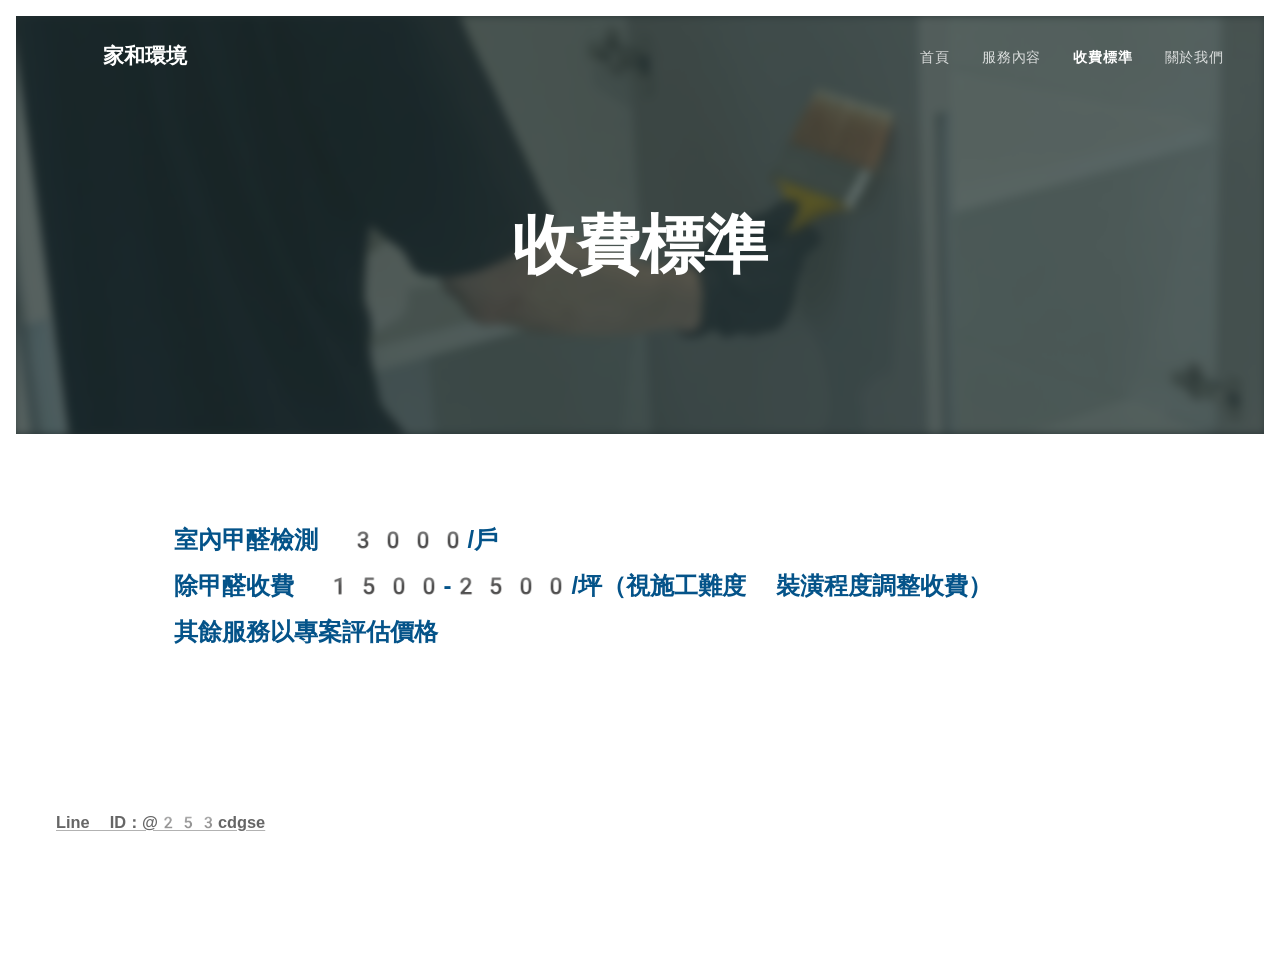
<file: pricing.html>
<!DOCTYPE html><html class="no-js" prefix="og: https://ogp.me/ns#" lang="zh-tw"><head>
	<!-- Google Tag Manager -->
<script>(function(w,d,s,l,i){w[l]=w[l]||[];w[l].push({'gtm.start':
new Date().getTime(),event:'gtm.js'});var f=d.getElementsByTagName(s)[0],
j=d.createElement(s),dl=l!='dataLayer'?'&l='+l:'';j.async=true;j.src=
'https://www.googletagmanager.com/gtm.js?id='+i+dl;f.parentNode.insertBefore(j,f);
})(window,document,'script','dataLayer','GTM-WNG3FXSL');</script>
<!-- End Google Tag Manager -->

	
	<link rel="preconnect" href="https://duyn491kcolsw.cloudfront.net" crossorigin=""><link rel="preconnect" href="https://fonts.gstatic.com" crossorigin=""><meta charset="utf-8"><link rel="icon" href="images/2div3h.svg" type="image/svg+xml" sizes="any"><link rel="icon" href="images/07fzq8.svg" type="image/svg+xml" sizes="16x16"><link rel="icon" href="images/1j3767.ico"><link rel="apple-touch-icon" href="images/1j3767.ico"><link rel="icon" href="images/1j3767.ico">
    <meta http-equiv="X-UA-Compatible" content="IE=edge">
    <title>台中彰化南投 除甲醛/測甲醛收費標準</title>
    <meta name="viewport" content="width=device-width,initial-scale=1">
    <meta name="msapplication-tap-highlight" content="no">
    
    <link href="css/0rklmm.css" media="print" rel="stylesheet">
    <link href="css/2e5qgh.css" media="screen and (min-width:100000em)" rel="stylesheet" data-type="cq" disabled="">
    <link rel="stylesheet" href="css/3b5edh.css"><link rel="stylesheet" href="css/2txvmx.css" media="screen and (min-width:37.5em)"><link rel="stylesheet" href="css/2m4vjv.css" data-wnd_color_scheme_file=""><link rel="stylesheet" href="css/23cqa3.css" data-wnd_color_scheme_desktop_file="" media="screen and (min-width:37.5em)" disabled=""><link rel="stylesheet" href="css/0hzzk0.css" data-wnd_additive_color_file=""><link rel="stylesheet" href="css/46es9h.css" data-wnd_typography_file=""><link rel="stylesheet" href="css/38p1v7.css" data-wnd_typography_desktop_file="" media="screen and (min-width:37.5em)" disabled=""><script>(()=>{let e=!1;const t=()=>{if(!e&&window.innerWidth>=600){for(let e=0,t=document.querySelectorAll('head > link[href*="css"][media="screen and (min-width:37.5em)"]');e<t.length;e++)t[e].removeAttribute("disabled");e=!0}};t(),window.addEventListener("resize",t),"container"in document.documentElement.style||fetch(document.querySelector('head > link[data-type="cq"]').getAttribute("href")).then((e=>{e.text().then((e=>{const t=document.createElement("style");document.head.appendChild(t),t.appendChild(document.createTextNode(e)),import("https://duyn491kcolsw.cloudfront.net/client/js.polyfill/container-query-polyfill.modern.js").then((()=>{let e=setInterval((function(){document.body&&(document.body.classList.add("cq-polyfill-loaded"),clearInterval(e))}),100)}))}))}))})()</script>
<link rel="preload stylesheet" href="https://duyn491kcolsw.cloudfront.net/files/2m/2m8/2m8msc.css?ph=9bed9e465a" as="style"><link rel="preload stylesheet" href="https://duyn491kcolsw.cloudfront.net/files/1f/1fn/1fnq07.css?ph=9bed9e465a" as="style"><meta name="description" content="除甲醛收費 2000-3000/坪（視施工難度 裝潢程度調整收費）"><meta name="keywords" content=""><meta name="apple-mobile-web-app-capable" content="no"><meta name="apple-mobile-web-app-status-bar-style" content="black"><meta name="format-detection" content="telephone=no">

<meta property="og:url" content="https://cleanair-healthylife.com/pricing.html">
	<meta property="og:title" content="收費標準 :: 家和 除甲醛"><meta property="og:type" content="article">
	<meta property="og:description" content="除甲醛收費 1500-2500元/室內坪（視施工難度 裝潢程度調整收費）">
	<meta property="og:site_name" content="家和 除甲醛"><meta property="og:image" content="images/IMG_0009.JPG">
	<meta property="og:article:published_time" content="2025-08-30T00:00:00+0200">
	<meta name="robots" content="index,follow">
	<link rel="canonical" href="https://cleanair-healthylife.com/%E7%B7%9A%E4%B8%8A%E9%A0%90%E7%B4%84/">
	<script>window.checkAndChangeSvgColor=function(c){try{var a=document.getElementById(c);if(a){c=[["border","borderColor"],["outline","outlineColor"],["color","color"]];for(var h,b,d,f=[],e=0,m=c.length;e<m;e++)if(h=window.getComputedStyle(a)[c[e][1]].replace(/\s/g,"").match(/^rgb[a]?\(([0-9]{1,3}),([0-9]{1,3}),([0-9]{1,3})/i)){b="";for(var g=1;3>=g;g++)b+=("0"+parseInt(h[g],10).toString(16)).slice(-2);"0"===b.charAt(0)&&(d=parseInt(b.substr(0,2),16),d=Math.max(16,d),b=d.toString(16)+b.slice(-4));f.push(c[e][0]+"="+b)}if(f.length){var k=a.getAttribute("data-src"),l=k+(0>k.indexOf("?")?"?":"&")+f.join("&");a.src!=l&&(a.src=l,a.outerHTML=a.outerHTML)}}}catch(n){}};</script></head>
<body class="l wt-page ac-h ac-i ac-o l-default l-d-border b-btn-sq b-btn-s-m b-btn-dn b-btn-bw-1 img-d-n img-t-u img-h-n line-solid b-e-ds lbox-d c-s-m hn-tbg wnd-free-bar-fixed  wnd-fe"><noscript>
				<iframe
				 src="https://www.googletagmanager.com/ns.html?id=GTM-542MMSL"
				 height="0"
				 width="0"
				 style="display:none;visibility:hidden"
				 >
				 </iframe>
			</noscript>

<div class="wnd-page l-page cs-gray-3 ac-dblue t-t-fs-m t-t-fw-l t-t-sp-n t-t-d-n t-s-fs-m t-s-fw-l t-s-sp-n t-s-d-n t-p-fs-s t-p-fw-l t-p-sp-n t-h-fs-m t-h-fw-l t-h-sp-n t-bq-fs-s t-bq-fw-l t-bq-sp-n t-bq-d-l t-btn-fw-l t-nav-fw-l t-pd-fw-l t-nav-tt-n">
    <div class="l-w t cf t-13">
        <div class="l-bg cf">
            <div class="s-bg-l">
                
                
            </div>
        </div>
        <header class="l-h cf">
            <div class="sw cf">
	<div class="sw-c cf"><section data-space="true" class="s s-hn s-hn-default wnd-mt-classic wnd-na-c logo-classic sc-none   wnd-w-max wnd-nh-m hn-no-bg sc-m hm-claims menu-default">
	<div class="s-w">
		<div class="s-o">

			<div class="s-bg">
                <div class="s-bg-l">
                    
                    
                </div>
			</div>

			<div class="h-w h-f wnd-fixed">

				<div class="n-l">
					<div class="s-c menu-nav">
						<div class="logo-block">
							<div class="b b-l logo logo-default logo-nb wnd-font-size-20 exo2 logo-21 wnd-logo-with-text wnd-iar-1-1 b-ls-s">
	<div class="b-l-c logo-content">
		<a class="b-l-link logo-link" href="index.html">

			

			<div class="b-l-embed logo-embed">
				<div class="b-l-embed-w logo-embed-cell">
					<embed class="b-l-embed-svg logo-svg" id="wnd_LogoBlock_50601749648531853874_img" type="image/svg+xml" style="aspect-ratio:244/254;" data-src="https://duyn491kcolsw.cloudfront.net/files/3t/3te/3teynd.svg?ph=9bed9e465a">
				<script>checkAndChangeSvgColor('wnd_LogoBlock_50601749648531853874_img');window.addEventListener('resize', function(event){checkAndChangeSvgColor('wnd_LogoBlock_50601749648531853874_img');}, true);</script></div>
			</div>

			<div class="b-l-br logo-br"></div>

			<div class="b-l-text logo-text-wrapper">
				<div class="b-l-text-w logo-text">
					<span class="b-l-text-c logo-text-cell"><strong>家和環境</strong></span>
				</div>
			</div>

		</a>
	</div>
</div>
						</div>

						<div id="menu-slider">
							<div id="menu-block">
								<nav id="menu"><div class="menu-font menu-wrapper">
	<a href="javascript:void(0);" class="menu-close" rel="nofollow" title="Close Menu" onclick="closeMenu()"></a>
	<ul role="menubar" aria-label="選單" class="level-1">
		<li role="none" class="wnd-homepage">
			<a class="menu-item" role="menuitem" href="index.html"><span class="menu-item-text">首頁</span></a>
			
		</li><li role="none">
			<a class="menu-item" role="menuitem" href="services.html"><span class="menu-item-text">服務內容</span></a>
			
		</li><li role="none" class="wnd-active wnd-active-path">
			<a class="menu-item" role="menuitem" href="pricing.html"><span class="menu-item-text">收費標準</span></a>
			
		</li><li role="none">
			<a class="menu-item" role="menuitem" href="about.html"><span class="menu-item-text">關於我們</span></a>
			
		</li>
	</ul>
	<span class="more-text">更多</span>
</div></nav>
							</div>
						</div>

						<div class="cart-and-mobile">
							
							

							<div id="menu-mobile">
								<a href="javascript:void(0);" id="menu-submit" onclick="openMenu()"><span></span>選單</a>
							</div>
						</div>

					</div>
				</div>

			</div>

		</div>
	</div>
</section></div>
</div>
        </header>
        <main class="l-m cf">
            <div class="sw cf">
	<div class="sw-c cf"><section class="s s-hm s-hm-claims cf sc-m wnd-background-image  wnd-w-default wnd-s-higher wnd-h-50 wnd-nh-m wnd-p-cc hn-no-bg hn-default">
	<div class="s-w cf">
		<div class="s-o cf">
			<div class="s-bg">
                <div class="s-bg-l wnd-background-image fx-blur-strong bgpos-center-center bgatt-scroll overlay-swampy-strong">
                    <picture><source type="image/jpeg" srcset="images/IMG_0009.JPG 1537w" sizes="100vw"><img src="images/IMG_0009.JPG" width="1537" height="950" alt="" fetchpriority="high"></picture>
                    
                </div>
			</div>
			<div class="h-c s-c">
				<div class="h-c-b">
					<div class="h-c-b-i">
						<h1 class="claim cf"><span class="sit b claim-default claim-nb exo2 claim-64">
	<span class="sit-w"><span class="sit-c"><strong>收費標準</strong><br></span></span>
</span></h1>
					</div>
				</div>
			</div>
		</div>
	</div>
</section><section class="s s-basic cf sc-w   wnd-w-wider wnd-s-normal wnd-h-auto">
	<div class="s-w cf">
		<div class="s-o s-fs cf">
			<div class="s-bg cf">
				<div class="s-bg-l">
                    
					
				</div>
			</div>
			<div class="s-c s-fs cf">
				<div class="ez cf wnd-no-cols">
	<div class="ez-c"><div class="b b-text cf">
	<div class="b-c b-text-c b-s b-s-t60 b-s-b60 b-cs cf"><h3><font color="#045389" face="Exo2 Flex, Exo2-Flex-Fallback, Apple Color Emoji, Noto Color Emoji, sans-serif"><strong>室內甲醛檢測  3000/戶</strong></font><br></h3><h3><font color="#045389" face="Exo2 Flex, Exo2-Flex-Fallback, Apple Color Emoji, Noto Color Emoji, sans-serif"><strong>除甲醛收費      1500-2500/坪（視施工難度 裝潢程度調整收費）</strong></font></h3><h3><font color="#045389" face="Exo2 Flex, Exo2-Flex-Fallback, Apple Color Emoji, Noto Color Emoji, sans-serif"><strong>其餘服務以專案評估價格</strong></font></h3>
</div>
</div></div>
</div>
			</div>
		</div>
	</div>
</section></div>
</div>
        </main>
        <footer class="l-f cf">
            <div class="sw cf">
	<div class="sw-c cf"><section data-wn-border-element="s-f-border" class="s s-f s-f-double s-f-simple sc-w   wnd-w-wider wnd-s-higher">
	<div class="s-w">
		<div class="s-o">
			<div class="s-bg">
                <div class="s-bg-l">
                    
                    
                </div>
			</div>
			<div class="s-c s-f-l-w s-f-border">
				<div class="s-f-l b-s b-s-t0 b-s-b0">
					<div class="s-f-l-c s-f-l-c-first">
						<div class="s-f-cr"><span class="it b link">
	<span class="it-c"><h3><strong><a href="line://ti/p/@253cdgse">Line ID：@253cdgse</a></strong></h3></span>
</span></div>
						<div class="s-f-cr"><span class="it b link">
	<span class="it-c"></span>
</span></div>
					</div>
					<div class="s-f-l-c s-f-l-c-last">
						<div class="s-f-sf">
                            
                            
                            
                            
                        </div>
                        <div class="s-f-l-c-w">
                            <div class="s-f-lang lang-select cf">
	
</div>
                            <div class="s-f-ccy ccy-select cf">
	
</div>
                        </div>
					</div>
				</div>
			</div>
		</div>
	</div>
</section></div>
</div>
        </footer>
    </div>
    
</div>


<script src="js/lang.zh-tw.1904.js"></script>
<script>
(function () {
  function getMenu() {
    return document.getElementById("menu");
  }

  function openMenu() {
    var menu = getMenu();
    if (!menu) return;
    menu.classList.add("visible", "open");
  }

  function closeMenu() {
    var menu = getMenu();
    if (!menu) return;
    menu.classList.remove("visible", "open");
  }

  window.openMenu = openMenu;
  window.closeMenu = closeMenu;

  var openBtn = document.getElementById("menu-submit");
  if (openBtn) {
    openBtn.addEventListener("click", function (e) {
      e.preventDefault();
      openMenu();
    });
  }

  var closeBtn = document.querySelector(".menu-close");
  if (closeBtn) {
    closeBtn.addEventListener("click", function (e) {
      e.preventDefault();
      closeMenu();
    });
  }
})();
</script>
</body></html>
</file>
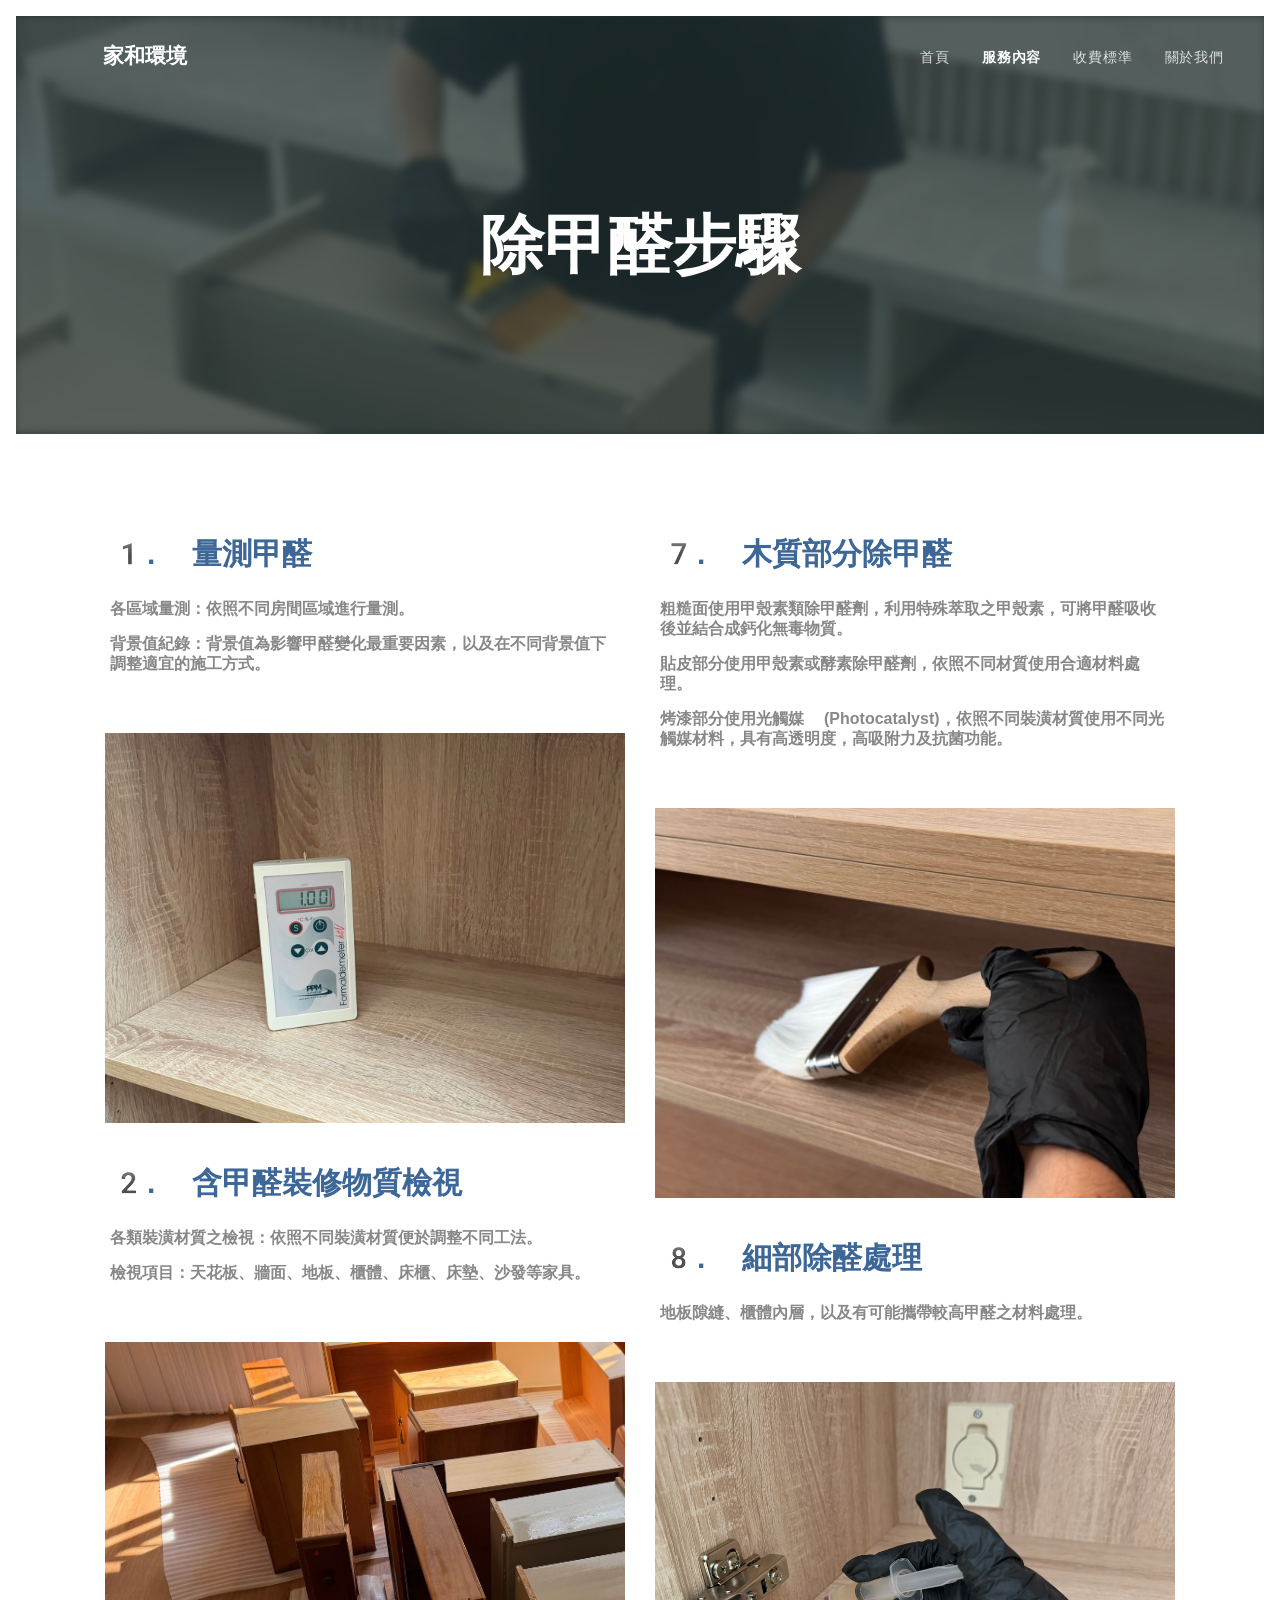
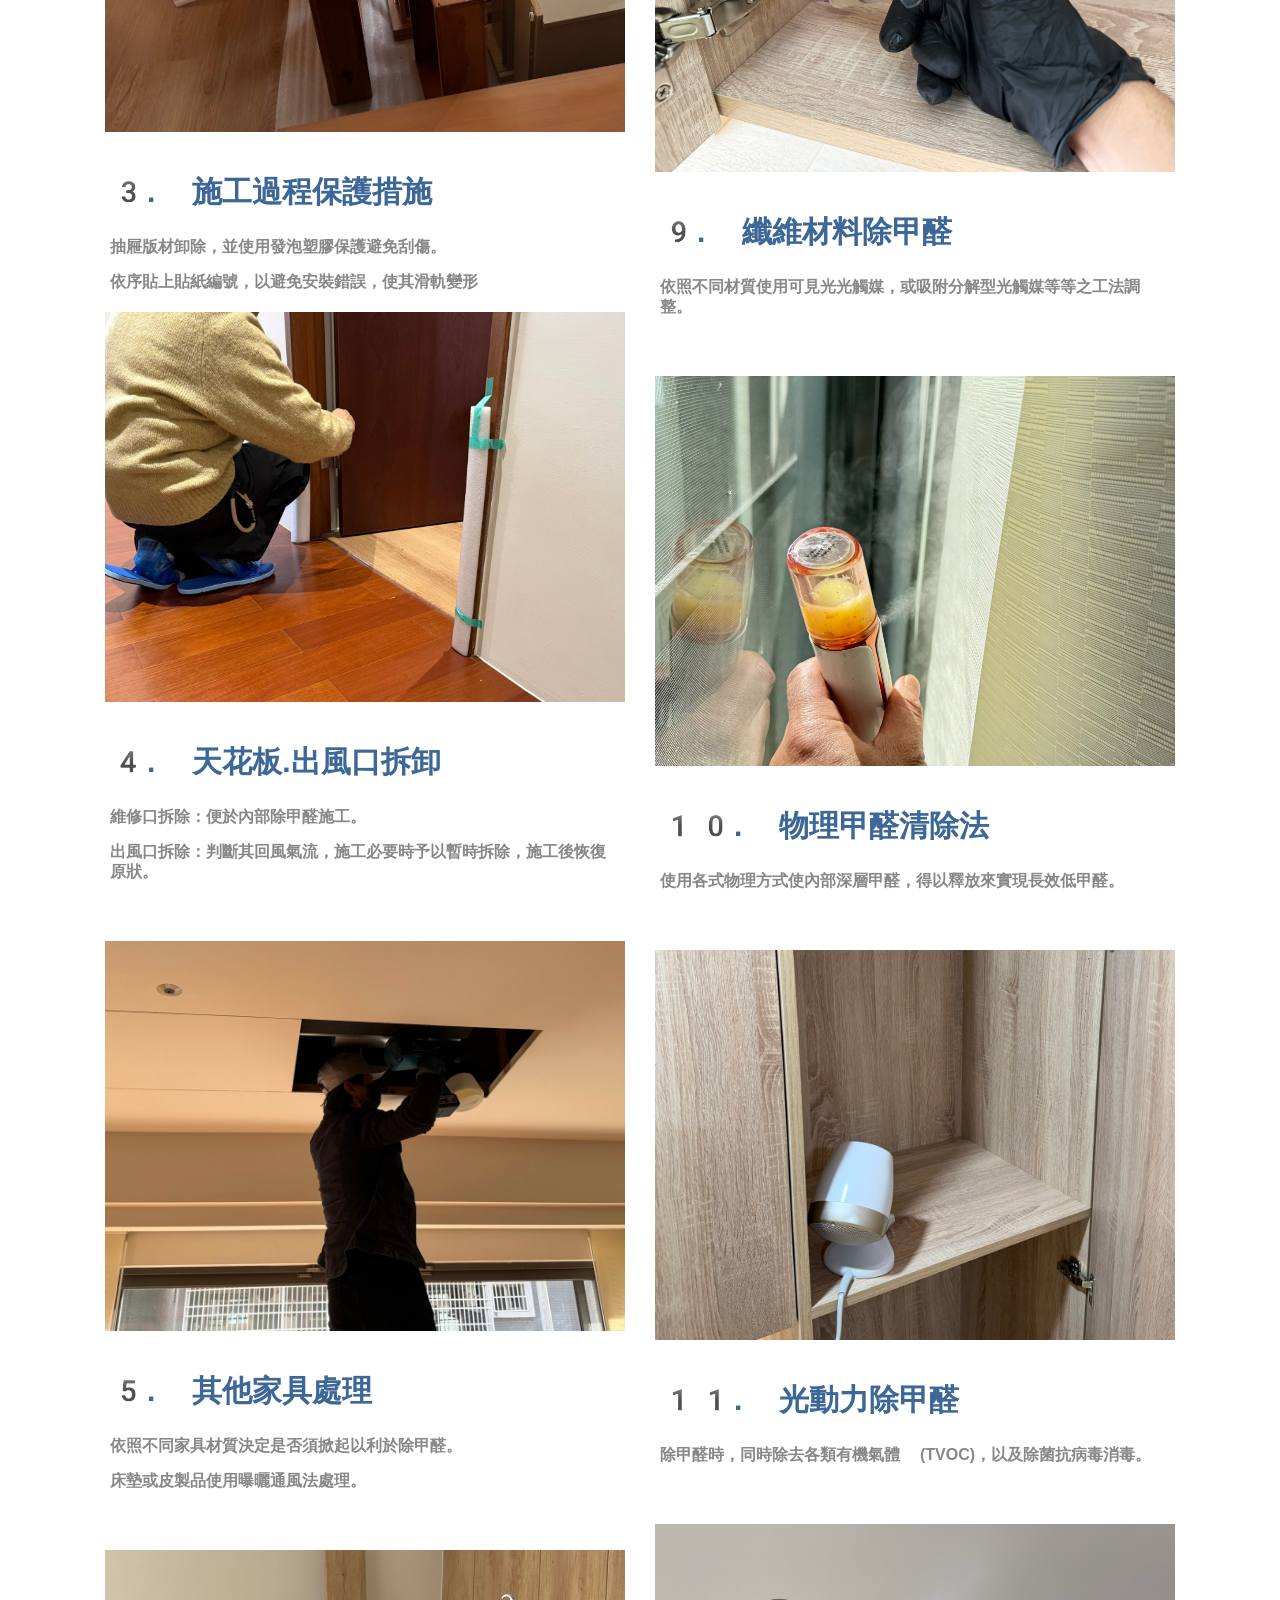
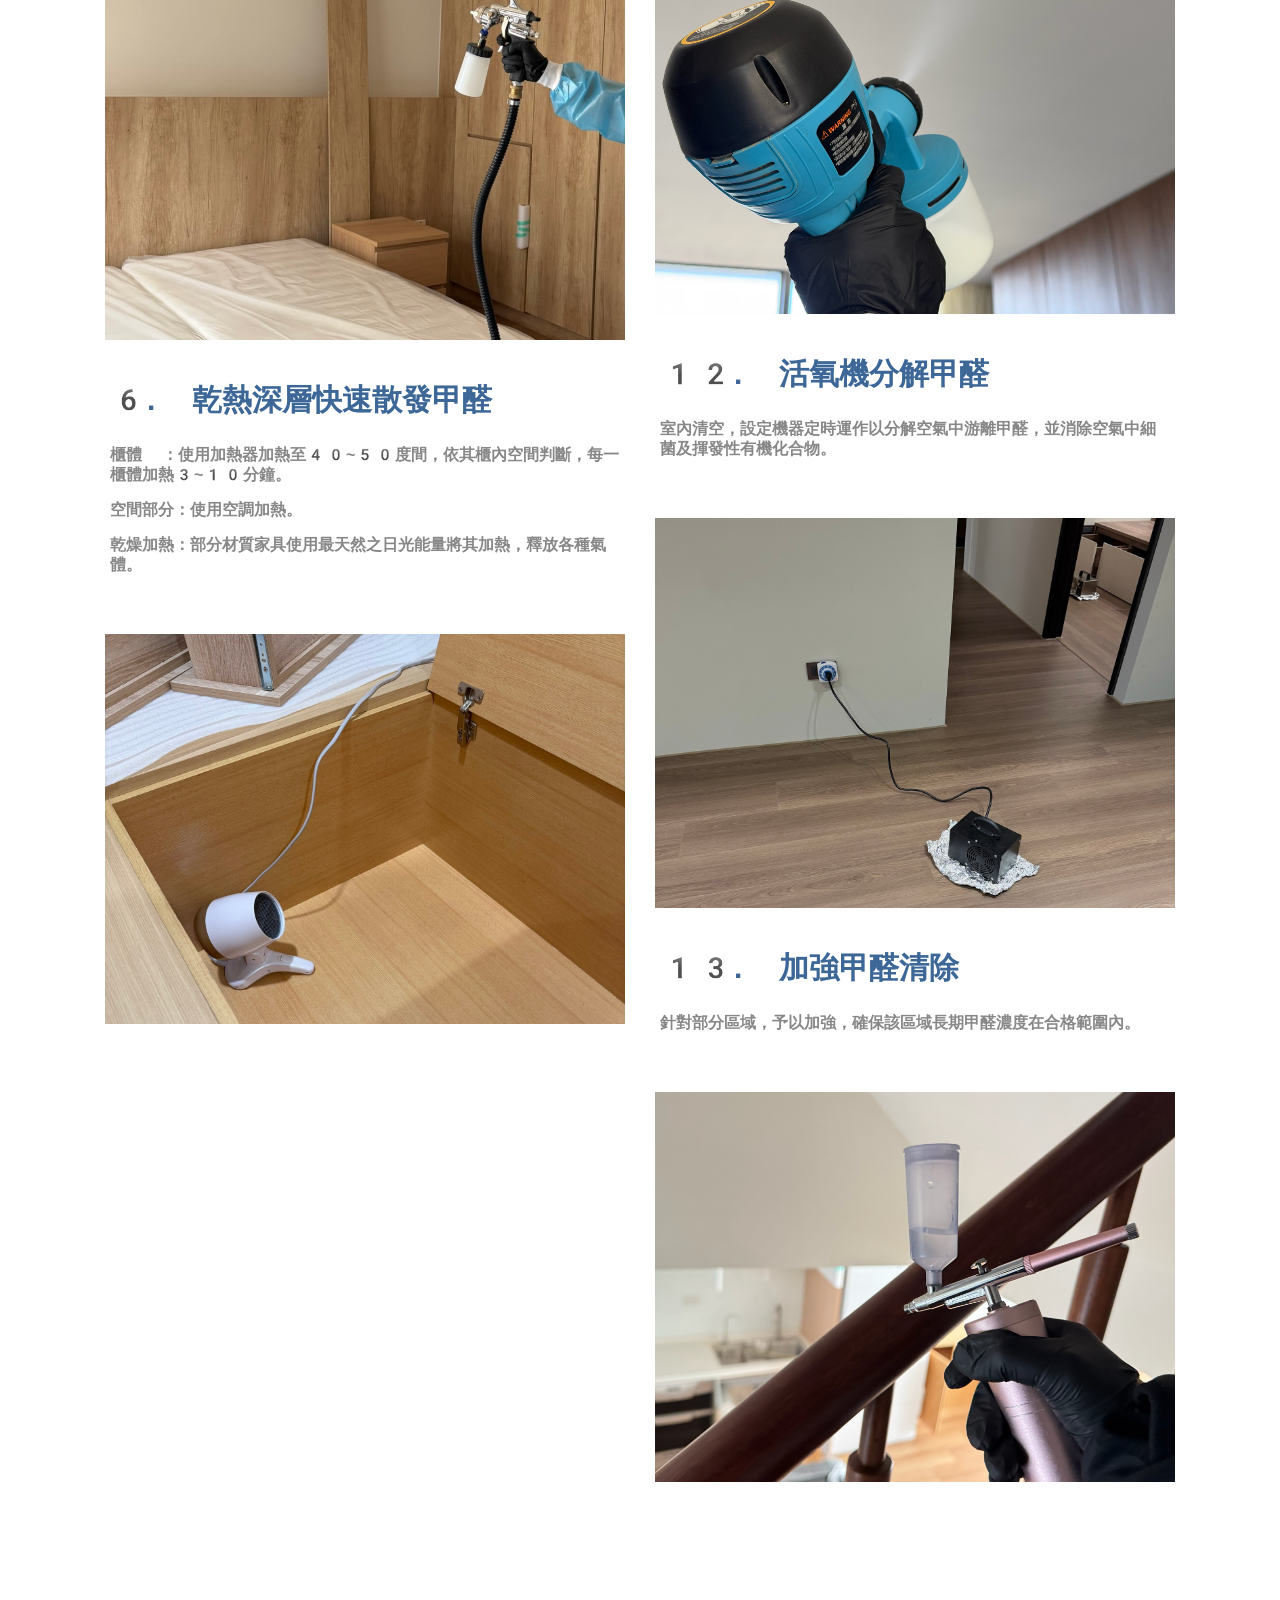
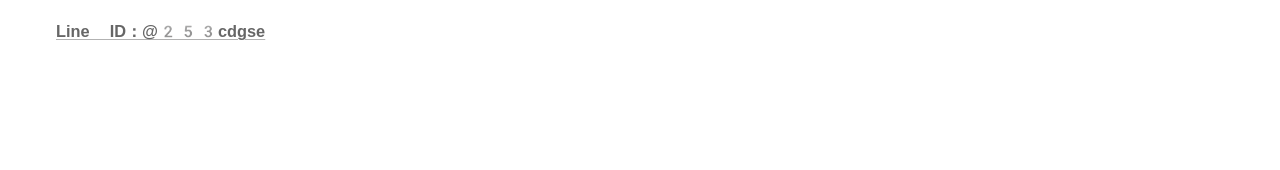
<file: services.html>
<!DOCTYPE html><html class="no-js" prefix="og: https://ogp.me/ns#" lang="zh-tw">
	<head>
		<!-- Google Tag Manager -->
<script>(function(w,d,s,l,i){w[l]=w[l]||[];w[l].push({'gtm.start':
new Date().getTime(),event:'gtm.js'});var f=d.getElementsByTagName(s)[0],
j=d.createElement(s),dl=l!='dataLayer'?'&l='+l:'';j.async=true;j.src=
'https://www.googletagmanager.com/gtm.js?id='+i+dl;f.parentNode.insertBefore(j,f);
})(window,document,'script','dataLayer','GTM-WNG3FXSL');</script>
<!-- End Google Tag Manager -->
		
		<link rel="preconnect" href="https://duyn491kcolsw.cloudfront.net" crossorigin=""><link rel="preconnect" href="https://fonts.gstatic.com" crossorigin="">
		<meta charset="utf-8"><link rel="icon" href="images/2div3h.svg" type="image/svg+xml" sizes="any"><link rel="icon" href="images/07fzq8.svg" type="image/svg+xml" sizes="16x16"><link rel="icon" href="images/1j3767.ico"><link rel="apple-touch-icon" href="images/1j3767.ico"><link rel="icon" href="images/1j3767.ico">
    <meta http-equiv="X-UA-Compatible" content="IE=edge">
    <title>服務內容 :: 家和 除甲醛-測甲醛</title>
    <meta name="viewport" content="width=device-width,initial-scale=1">
    <meta name="msapplication-tap-highlight" content="no">
    
    <link href="css/0rklmm.css" media="print" rel="stylesheet">
    <link href="css/2e5qgh.css" media="screen and (min-width:100000em)" rel="stylesheet" data-type="cq" disabled="">
    <link rel="stylesheet" href="css/3b5edh.css"><link rel="stylesheet" href="css/2txvmx.css" media="screen and (min-width:37.5em)"><link rel="stylesheet" href="css/2m4vjv.css" data-wnd_color_scheme_file=""><link rel="stylesheet" href="css/23cqa3.css" data-wnd_color_scheme_desktop_file="" media="screen and (min-width:37.5em)" disabled=""><link rel="stylesheet" href="css/0hzzk0.css" data-wnd_additive_color_file=""><link rel="stylesheet" href="css/46es9h.css" data-wnd_typography_file=""><link rel="stylesheet" href="css/38p1v7.css" data-wnd_typography_desktop_file="" media="screen and (min-width:37.5em)" disabled=""><script>(()=>{let e=!1;const t=()=>{if(!e&&window.innerWidth>=600){for(let e=0,t=document.querySelectorAll('head > link[href*="css"][media="screen and (min-width:37.5em)"]');e<t.length;e++)t[e].removeAttribute("disabled");e=!0}};t(),window.addEventListener("resize",t),"container"in document.documentElement.style||fetch(document.querySelector('head > link[data-type="cq"]').getAttribute("href")).then((e=>{e.text().then((e=>{const t=document.createElement("style");document.head.appendChild(t),t.appendChild(document.createTextNode(e)),import("https://duyn491kcolsw.cloudfront.net/client/js.polyfill/container-query-polyfill.modern.js").then((()=>{let e=setInterval((function(){document.body&&(document.body.classList.add("cq-polyfill-loaded"),clearInterval(e))}),100)}))}))}))})()</script>
<link rel="preload stylesheet" href="https://duyn491kcolsw.cloudfront.net/files/2m/2m8/2m8msc.css?ph=9bed9e465a" as="style"><link rel="preload stylesheet" href="https://duyn491kcolsw.cloudfront.net/files/1f/1fn/1fnq07.css?ph=9bed9e465a" as="style"><meta name="description" content="檢視項目：天花板、牆面、地板、櫃體、床櫃、床墊、沙發等家具。"><meta name="keywords" content=""><meta name="apple-mobile-web-app-capable" content="no"><meta name="apple-mobile-web-app-status-bar-style" content="black"><meta name="format-detection" content="telephone=no">

<meta property="og:url" content="https://cleanair-healthylife.com/services.html"><meta property="og:title" content="服務內容 :: 家和 除甲醛"><meta property="og:type" content="article"><meta property="og:description" content="檢視項目：天花板、牆面、地板、櫃體、床櫃、床墊、沙發等家具。"><meta property="og:site_name" content="家和 除甲醛"><meta property="og:image" content="images/IMG_7260.JPG"><meta property="og:article:published_time" content="2025-08-30T00:00:00+0200"><meta name="robots" content="index,follow"><link rel="canonical" href="https://cleanair-healthylife.com/%E6%9C%8D%E5%8B%99/"><script>window.checkAndChangeSvgColor=function(c){try{var a=document.getElementById(c);if(a){c=[["border","borderColor"],["outline","outlineColor"],["color","color"]];for(var h,b,d,f=[],e=0,m=c.length;e<m;e++)if(h=window.getComputedStyle(a)[c[e][1]].replace(/\s/g,"").match(/^rgb[a]?\(([0-9]{1,3}),([0-9]{1,3}),([0-9]{1,3})/i)){b="";for(var g=1;3>=g;g++)b+=("0"+parseInt(h[g],10).toString(16)).slice(-2);"0"===b.charAt(0)&&(d=parseInt(b.substr(0,2),16),d=Math.max(16,d),b=d.toString(16)+b.slice(-4));f.push(c[e][0]+"="+b)}if(f.length){var k=a.getAttribute("data-src"),l=k+(0>k.indexOf("?")?"?":"&")+f.join("&");a.src!=l&&(a.src=l,a.outerHTML=a.outerHTML)}}}catch(n){}};</script>
<style>
.section-with-image {
	display: grid;
	grid-template-columns: minmax(220px, 320px) minmax(0, 1fr);
	grid-template-areas: "media content";
	align-items: start;
	gap: 24px;
}

.section-with-image__content {
	grid-area: content;
	min-width: 0;
}

.section-with-image__media {
	grid-area: media;
}

.section-with-image__img {
	display: block;
	width: 100%;
	max-width: 320px;
	height: auto;
	aspect-ratio: 4 / 3;
	object-fit: cover;
}

.section-with-image--below {
	grid-template-columns: 1fr;
	grid-template-areas:
		"content"
		"media";
	gap: 8px;
}

.section-with-image--below .section-with-image__media {
	width: 100%;
	justify-self: start;
	padding-left: 0.625rem;
	padding-right: 0.625rem;
	box-sizing: border-box;
}

.section-with-image--below .section-with-image__img {
	width: 100%;
	max-width: 100%;
	height: auto;
	aspect-ratio: 4 / 3;
	object-fit: cover;
	margin: 0;
}

@media screen and (min-width: 37.5em) {
	.section-with-image--below .section-with-image__media {
		padding-left: 0.9375rem;
		padding-right: 0.9375rem;
	}
}

@media (max-width: 767px) {
	.section-with-image {
		grid-template-columns: 1fr;
		grid-template-areas:
			"content"
			"media";
	}

	.section-with-image__img {
		max-width: 100%;
	}
}
</style></head>
<body class="l wt-page ac-h ac-i ac-o l-default l-d-border b-btn-sq b-btn-s-m b-btn-dn b-btn-bw-1 img-d-n img-t-u img-h-n line-solid b-e-ds lbox-d c-s-m hn-tbg wnd-free-bar-fixed  wnd-fe"><noscript>
				<iframe
				 src="https://www.googletagmanager.com/ns.html?id=GTM-542MMSL"
				 height="0"
				 width="0"
				 style="display:none;visibility:hidden"
				 >
				 </iframe>
			</noscript>

<div class="wnd-page l-page cs-gray-3 ac-dblue t-t-fs-m t-t-fw-l t-t-sp-n t-t-d-n t-s-fs-m t-s-fw-l t-s-sp-n t-s-d-n t-p-fs-s t-p-fw-l t-p-sp-n t-h-fs-m t-h-fw-l t-h-sp-n t-bq-fs-s t-bq-fw-l t-bq-sp-n t-bq-d-l t-btn-fw-l t-nav-fw-l t-pd-fw-l t-nav-tt-n">
    <div class="l-w t cf t-13">
        <div class="l-bg cf">
            <div class="s-bg-l">
                
                
            </div>
        </div>
        <header class="l-h cf">
            <div class="sw cf">
	<div class="sw-c cf"><section data-space="true" class="s s-hn s-hn-default wnd-mt-classic wnd-na-c logo-classic sc-none   wnd-w-max wnd-nh-m hn-no-bg sc-m hm-claims menu-default">
	<div class="s-w">
		<div class="s-o">

			<div class="s-bg">
                <div class="s-bg-l">
                    
                    
                </div>
			</div>

			<div class="h-w h-f wnd-fixed">

				<div class="n-l">
					<div class="s-c menu-nav">
						<div class="logo-block">
							<div class="b b-l logo logo-default logo-nb wnd-font-size-20 exo2 logo-21 wnd-logo-with-text wnd-iar-1-1 b-ls-s">
	<div class="b-l-c logo-content">
		<a class="b-l-link logo-link" href="index.html">

			

			<div class="b-l-embed logo-embed">
				<div class="b-l-embed-w logo-embed-cell">
					<embed class="b-l-embed-svg logo-svg" id="wnd_LogoBlock_50601749648531853874_img" type="image/svg+xml" style="aspect-ratio:244/254;" data-src="https://duyn491kcolsw.cloudfront.net/files/3t/3te/3teynd.svg?ph=9bed9e465a">
				<script>checkAndChangeSvgColor('wnd_LogoBlock_50601749648531853874_img');window.addEventListener('resize', function(event){checkAndChangeSvgColor('wnd_LogoBlock_50601749648531853874_img');}, true);</script></div>
			</div>

			<div class="b-l-br logo-br"></div>

			<div class="b-l-text logo-text-wrapper">
				<div class="b-l-text-w logo-text">
					<span class="b-l-text-c logo-text-cell"><strong>家和環境</strong></span>
				</div>
			</div>

		</a>
	</div>
</div>
						</div>

						<div id="menu-slider">
							<div id="menu-block">
								<nav id="menu"><div class="menu-font menu-wrapper">
	<a href="javascript:void(0);" class="menu-close" rel="nofollow" title="Close Menu" onclick="closeMenu()"></a>
	<ul role="menubar" aria-label="選單" class="level-1">
		<li role="none" class="wnd-homepage">
			<a class="menu-item" role="menuitem" href="index.html"><span class="menu-item-text">首頁</span></a>
			
		</li><li role="none" class="wnd-active wnd-active-path">
			<a class="menu-item" role="menuitem" href="services.html"><span class="menu-item-text">服務內容</span></a>
			
		</li><li role="none">
			<a class="menu-item" role="menuitem" href="pricing.html"><span class="menu-item-text">收費標準</span></a>
			
		</li><li role="none">
			<a class="menu-item" role="menuitem" href="about.html"><span class="menu-item-text">關於我們</span></a>
			
		</li>
	</ul>
	<span class="more-text">更多</span>
</div></nav>
							</div>
						</div>

						<div class="cart-and-mobile">
							
							

							<div id="menu-mobile">
								<a href="javascript:void(0);" id="menu-submit" onclick="openMenu()"><span></span>選單</a>
							</div>
						</div>

					</div>
				</div>

			</div>

		</div>
	</div>
</section></div>
</div>
        </header>
        <main class="l-m cf">
            <div class="sw cf">
	<div class="sw-c cf"><section class="s s-hm s-hm-claims cf sc-m wnd-background-image  wnd-w-default wnd-s-higher wnd-h-50 wnd-nh-m wnd-p-cc hn-no-bg hn-default">
	<div class="s-w cf">
		<div class="s-o cf">
			<div class="s-bg">
                <div class="s-bg-l wnd-background-image fx-blur-strong bgpos-center-center bgatt-scroll overlay-swampy-strong">
                    <picture><source type="image/jpeg" srcset="images/IMG_7260.JPG 2049w" sizes="100vw"><img src="images/IMG_7260.JPG" width="2049" height="1537" alt="" fetchpriority="high"></picture>
                    
                </div>
			</div>
			<div class="h-c s-c">
				<div class="h-c-b">
					<div class="h-c-b-i">
						<h1 class="claim cf"><span class="sit b claim-default claim-nb exo2 claim-64">
	<span class="sit-w"><span class="sit-c"><strong>除甲醛步驟</strong><br></span></span>
</span></h1>
					</div>
				</div>
			</div>
		</div>
	</div>
</section><section class="s s-basic cf sc-w   wnd-w-default wnd-s-normal wnd-h-auto">
	<div class="s-w cf">
		<div class="s-o s-fs cf">
			<div class="s-bg cf">
				<div class="s-bg-l">
                    
					
				</div>
			</div>
			<div class="s-c s-fs cf">
				<div class="ez cf">
	<div class="ez-c"><div class="cw cf">
		<div class="cw-c cf"><div class="c cf" style="width:50%;">
		<div class="c-c cf"><div class="b b-text cf section-with-image section-with-image--below">
		<div class="section-with-image__content">
		<div class="b-c b-text-c b-s b-s-t60 b-s-b60 b-cs cf"><h2 style="line-height: 64px;"><font class="wsw-38"><strong>1. 量測甲醛</strong></font></h2>

<p style="line-height: 20px;"><strong>各區域量測：依照不同房間區域進行量測。</strong></p><p style="line-height: 20px;"><strong>背景值紀錄：背景值為影響甲醛變化最重要因素，以及在不同背景值下調整適宜的施工方式。</strong></p><p><strong><br></strong></p>
</div>
		</div>
		<div class="section-with-image__media">
			<img class="section-with-image__img" src="images/IMG_0042.jpg" alt="量測甲醛施工照片">
		</div>
</div><div class="b b-text cf section-with-image section-with-image--below">
	<div class="section-with-image__content">
		<div class="b-c b-text-c b-s b-s-t60 b-s-b60 b-cs cf"><h2 style="line-height: 64px;"><strong><font class="wsw-38">2. 含甲醛裝修物質檢視</font></strong></h2><p style="line-height: 20px;"><strong>各類裝潢材質之檢視：依照不同裝潢材質便於調整不同工法。</strong></p><p style="line-height: 20px;"><strong>檢視項目：天花板、牆面、地板、櫃體、床櫃、床墊、沙發等家具。</strong></p><p><strong><br></strong></p></div>
	</div>
	<div class="section-with-image__media">
		<img class="section-with-image__img" src="images/IMG_0053.JPG" alt="含甲醛裝修物質檢視照片">
	</div>
</div><div class="b b-text cf section-with-image section-with-image--below">
	<div class="section-with-image__content">
		<div class="b-c b-text-c b-s b-s-t60 b-s-b60 b-cs cf"><h2 style="line-height: 64px;"><strong><font class="wsw-38">3. 施工過程保護措施</font></strong></h2><p style="line-height: 20px;"><strong>抽屜版材卸除，並使用發泡塑膠保護避免刮傷。</strong></p><p style="line-height: 20px;"><strong>依序貼上貼紙編號，以避免安裝錯誤，使其滑軌變形</strong></p></div>
	</div>
	<div class="section-with-image__media">
		<img class="section-with-image__img" src="images/IMG_0911.JPG" alt="施工過程保護措施現場保護照片">
	</div>
</div><div class="b b-text cf section-with-image section-with-image--below">
	<div class="section-with-image__content">
	<div class="b-c b-text-c b-s b-s-t60 b-s-b60 b-cs cf"><h2 style="line-height: 64px;"><font class="wsw-38"><strong>4. 天花板.出風口拆卸</strong></font></h2><p style="line-height: 20px;"><strong>維修口拆除：便於內部除甲醛施工。</strong></p><p style="line-height: 20px;"><strong>出風口拆除：判斷其回風氣流，施工必要時予以暫時拆除，施工後恢復原狀。</strong></p><p><strong><br></strong></p>
</div>
	</div>
	<div class="section-with-image__media">
		<img class="section-with-image__img" src="images/IMG_0038.jpg" alt="天花板與出風口拆卸施工照片">
	</div>
</div><div class="b b-text cf section-with-image section-with-image--below">
	<div class="section-with-image__content">
	<div class="b-c b-text-c b-s b-s-t60 b-s-b60 b-cs cf"><h2 style="line-height: 64px;"><font class="wsw-38"><strong>5. 其他家具處理</strong></font></h2>

<p style="line-height: 20px;"><strong>依照不同家具材質決定是否須掀起以利於除甲醛。</strong></p><p style="line-height: 20px;"><strong>床墊或皮製品使用曝曬通風法處理。</strong></p><p><strong><br></strong></p>
</div>
	</div>
	<div class="section-with-image__media">
		<img class="section-with-image__img" src="images/IMG_0047.jpg" alt="其他家具處理施工照片">
	</div>
</div><div class="b b-text cf section-with-image section-with-image--below">
	<div class="section-with-image__content">
	<div class="b-c b-text-c b-s b-s-t60 b-s-b60 b-cs cf"><h2 style="line-height: 64px;"><span style="color: rgb(136, 136, 136); font-family: " raleway="" flex",="" raleway-fallback,="" "apple="" color="" emoji",="" "noto="" sans-serif;="" letter-spacing:="" 0px;"=""><strong><font class="wsw-38">6. 乾熱深層快速散發甲醛</font></strong></span></h2>

<p style="line-height: 20px;"><strong>櫃體 ：使用加熱器加熱至40~50度間，依其櫃內空間判斷，每一櫃體加熱3~10分鐘。</strong></p><p style="line-height: 20px;"><strong>空間部分：使用空調加熱。</strong></p><p style="line-height: 20px;"><strong>乾燥加熱：部分材質家具使用最天然之日光能量將其加熱，釋放各種氣體。</strong></p><p><br></p>
</div>
	</div>
	<div class="section-with-image__media">
		<img class="section-with-image__img" src="images/IMG_0036.jpg" alt="乾熱深層快速散發甲醛施工照片">
	</div>
</div></div>
</div><div class="c cf" style="width:50%;">
	<div class="c-c cf"><div class="b b-text cf section-with-image section-with-image--below">
	<div class="section-with-image__content">
	<div class="b-c b-text-c b-s b-s-t60 b-s-b60 b-cs cf"><h2 style="line-height: 64px;"><strong><font class="wsw-38">7. 木質部分除甲醛</font></strong></h2><p style="line-height: 20px;"><strong>粗糙面使用甲殼素類除甲醛劑，利用特殊萃取之甲殼素，可將甲醛吸收後並結合成鈣化無毒物質。</strong></p><p style="line-height: 20px;"><strong>貼皮部分使用甲殼素或酵素除甲醛劑，依照不同材質使用合適材料處理。</strong></p><p style="line-height: 20px;"><strong>烤漆部分使用光觸媒 (Photocatalyst)，依照不同裝潢材質使用不同光觸媒材料，具有高透明度，高吸附力及抗菌功能。</strong></p><p><strong><br></strong></p></div>
	</div>
	<div class="section-with-image__media">
		<img class="section-with-image__img" src="images/IMG_0035.jpg" alt="木質部分除甲醛施工照片">
	</div>
</div><div class="b b-text cf section-with-image section-with-image--below">
	<div class="section-with-image__content">
	<div class="b-c b-text-c b-s b-s-t60 b-s-b60 b-cs cf"><h2 style="line-height: 64px;"><font class="wsw-38"><strong>8. 細部除醛處理</strong></font></h2><p style="line-height: 20px;"><strong>地板隙縫、櫃體內層，以及有可能攜帶較高甲醛之材料處理。</strong></p><p><strong><br></strong></p>
</div>
	</div>
	<div class="section-with-image__media">
		<img class="section-with-image__img" src="images/IMG_0033.JPG" alt="細部除醛處理施工照片">
	</div>
</div><div class="b b-text cf section-with-image section-with-image--below">
	<div class="section-with-image__content">
	<div class="b-c b-text-c b-s b-s-t60 b-s-b60 b-cs cf"><h2 style="line-height: 64px;"><strong><font class="wsw-38">9. 纖維材料除甲醛</font></strong></h2><p style="line-height: 20px;"><strong>依照不同材質使用可見光光觸媒，或吸附分解型光觸媒等等之工法調整。</strong></p><p><strong><br></strong></p>
</div>
	</div>
	<div class="section-with-image__media">
		<img class="section-with-image__img" src="images/IMG_0048.JPG" alt="纖維材料除甲醛施工照片">
	</div>
</div><div class="b b-text cf section-with-image section-with-image--below">
	<div class="section-with-image__content">
	<div class="b-c b-text-c b-s b-s-t60 b-s-b60 b-cs cf"><h2 style="line-height: 64px;"><strong><font class="wsw-38">10. 物理甲醛清除法</font></strong></h2><p style="line-height: 20px;"><strong>使用各式物理方式使內部深層甲醛，得以釋放來實現長效低甲醛。</strong></p><p><strong><br></strong></p>
</div>
	</div>
	<div class="section-with-image__media">
		<img class="section-with-image__img" src="images/IMG_1548.jpg" alt="物理甲醛清除法施工照片">
	</div>
</div><div class="b b-text cf section-with-image section-with-image--below">
	<div class="section-with-image__content">
	<div class="b-c b-text-c b-s b-s-t60 b-s-b60 b-cs cf"><h2 style="line-height: 64px;"><strong><font class="wsw-38">11. 光動力除甲醛</font></strong></h2><p style="line-height: 20px;"><strong>除甲醛時，同時除去各類有機氣體 (TVOC)，以及除菌抗病毒消毒。</strong></p><p><strong><br></strong></p>
</div>
	</div>
	<div class="section-with-image__media">
		<img class="section-with-image__img" src="images/IMG_1032.JPG" alt="光動力除甲醛施工照片">
	</div>
</div><div class="b b-text cf section-with-image section-with-image--below">
	<div class="section-with-image__content">
	<div class="b-c b-text-c b-s b-s-t60 b-s-b60 b-cs cf"><h2 style="line-height: 64px;"><strong><font class="wsw-38">12. 活氧機分解甲醛</font></strong></h2><p style="line-height: 20px;"><strong>室內清空，設定機器定時運作以分解空氣中游離甲醛，並消除空氣中細菌及揮發性有機化合物。</strong></p><p><strong><br></strong></p>
</div>
	</div>
	<div class="section-with-image__media">
		<img class="section-with-image__img" src="images/IMG_0045.JPG" alt="活氧機分解甲醛施工照片">
	</div>
</div><div class="b b-text cf section-with-image section-with-image--below">
	<div class="section-with-image__content">
	<div class="b-c b-text-c b-s b-s-t60 b-s-b60 b-cs cf"><h2 style="line-height: 64px;"><strong><font class="wsw-38">13. 加強甲醛清除</font></strong></h2><p style="line-height: 20px;"><strong>針對部分區域，予以加強，確保該區域長期甲醛濃度在合格範圍內。</strong></p><p><strong><br></strong></p>
</div>
	</div>
	<div class="section-with-image__media">
		<img class="section-with-image__img" src="images/FullSizeRender.JPG" alt="加強甲醛清除施工照片">
	</div>
</div></div>
</div></div>
</div></div>
</div>
			</div>
		</div>
	</div>
</section></div>
</div>
        </main>
        <footer class="l-f cf">
            <div class="sw cf">
	<div class="sw-c cf"><section data-wn-border-element="s-f-border" class="s s-f s-f-double s-f-simple sc-w   wnd-w-wider wnd-s-higher">
	<div class="s-w">
		<div class="s-o">
			<div class="s-bg">
                <div class="s-bg-l">
                    
                    
                </div>
			</div>
			<div class="s-c s-f-l-w s-f-border">
				<div class="s-f-l b-s b-s-t0 b-s-b0">
					<div class="s-f-l-c s-f-l-c-first">
						<div class="s-f-cr"><span class="it b link">
	<span class="it-c"><h3><strong><a href="line://ti/p/@253cdgse">Line ID：@253cdgse</a></strong></h3></span>
</span></div>
						<div class="s-f-cr"><span class="it b link">
	<span class="it-c"></span>
</span></div>
					</div>
					<div class="s-f-l-c s-f-l-c-last">
						<div class="s-f-sf">

                            
                            
                            
                        </div>
                        <div class="s-f-l-c-w">
                            <div class="s-f-lang lang-select cf">
	
</div>
                            <div class="s-f-ccy ccy-select cf">
	
</div>
                        </div>
					</div>
				</div>
			</div>
		</div>
	</div>
</section></div>
</div>
        </footer>
    </div>

</div>



<script src="js/lang.zh-tw.1904.js"></script>
<script>
(function () {
  function getMenu() {
    return document.getElementById("menu");
  }

  function openMenu() {
    var menu = getMenu();
    if (!menu) return;
    menu.classList.add("visible", "open");
  }

  function closeMenu() {
    var menu = getMenu();
    if (!menu) return;
    menu.classList.remove("visible", "open");
  }

  window.openMenu = openMenu;
  window.closeMenu = closeMenu;

  var openBtn = document.getElementById("menu-submit");
  if (openBtn) {
    openBtn.addEventListener("click", function (e) {
      e.preventDefault();
      openMenu();
    });
  }

  var closeBtn = document.querySelector(".menu-close");
  if (closeBtn) {
    closeBtn.addEventListener("click", function (e) {
      e.preventDefault();
      closeMenu();
    });
  }
})();
</script>

</body></html>
</file>
<file: css/0rklmm.css>
@media print{.l-w{max-width:100%!important}@page{margin:1cm}body,h1,h2,h3,h4,h5,p{color:#000!important;background:#fff!important;box-shadow:none!important;text-shadow:none!important}h1,h2,h3{break-after:avoid-page}p{orphans:2;widows:2}b,em,strong{display:inline!important}embed{color:#000!important}* :not(.b-gal-t span,form input,form select){background-image:none!important;background-color:transparent!important;color:#000!important;transition:none!important;animation:none!important}.s-bg-l picture,.wnd-background-image picture{display:none}img{max-width:100%!important}.c{width:100%!important;float:none;padding:.625rem 0}.l-h,.l-m,.l-page,.l-w,.sw,.sw-c{display:block!important}#cookiebar,#menu,#menu-mobile,#menu-overlay,#menu-slider,#menublock,.back-to-top,.cart,.cart-and-mobile,.cb,.eshop-cart-delete,.lang-select,.pswp,.s-bdf-share,.wnd-free-stripe,.wnd-user-bar,footer,video{display:none!important;visibility:hidden!important;height:0!important;width:0!important;overflow:hidden!important}.s-hb{height:auto}.s-hb .s-hb-c{flex-direction:column;height:auto}.s-hb .s-hb-c .hb-si{max-height:none!important}.s-hb .s-hb-c .hb-si .si-c{flex-direction:column}.s-hb .s-hb-c .hb-si .si-c a{font-size:.8125rem;padding:0}.s-hb .s-hb-c .hb-si .si-c a :after{display:inline-block}.s-hb .s-hb-c .hb-si .si-c a svg{margin-right:.3125rem}.s-hb .s-hb-c .hb-si .si-c a[href^=http]:after{content:" (" attr(href) ") "}.s-hb .s-hb-c .hb-ci{max-height:none!important}.s-hb .s-hb-c .hb-ci .ci-c{flex-direction:column;align-items:center}.s-hb .s-hb-c .hb-ci .ci-c>div{padding:.3125rem 0}.s-hb .s-hb-c .hb-ccy,.s-hb .s-hb-c .hb-lang{display:none!important}.s[class*=sc-ac] .s-c,.s[class*=sc-ac] .s-o .s-bg,.s[class*=sc-ac] .s-o .wnd-fixed{background-color:transparent!important}.wnd-fixed.bgonscroll{border:none!important}.s-hn-bottom,.wnd-fixed.bgonscroll{position:static!important}.claim-beside .sit-w:after,.claim-beside .sit-w:before{background-color:#000!important}.logo{max-width:100%!important;overflow:visible!important}.logo .logo-content{text-shadow:none!important;width:max-content}.logo .logo-content a{display:table!important;text-decoration:none!important}.logo embed{color:#000!important;max-height:2.5rem!important}.s-hn.logo-classic .s-w{flex-direction:row}.b-btn-s-l .b-btn-l{min-width:auto;border-color:#000!important;box-shadow:none!important}.b-btn-2 .b-btn-l{border:1px solid!important}.b-btn.b-btn-5 .b-btn-l .b-btn-t{border-color:#000!important}a{text-decoration:underline;word-wrap:break-word}a :visited{color:#000!important}p a[href^=http]:after{content:" (" attr(href) ") "}a[href^="#"]:after,a[href^="javascript:"]:after,p a[href^="#"]:after{content:""}.b-gal-grid.grid-5 .b-gal-item{width:20%}.b-gal-grid.grid-4 .b-gal-item{width:25%}.b-gal-grid.grid-3 .b-gal-item{width:33.3%}.b-gal-grid.grid-2 .b-gal-item{width:50%}.b-gal-grid .b-gal-w{flex-direction:row!important}.b-gal-feed .b-gal-w{height:auto!important}.b-gal-feed .b-gal-w .b-gal-item{top:0!important;left:0!important;position:relative!important}.b-gal-slideshow .b-gal-list{height:auto!important;display:flex}.b-gal-slideshow .b-gal-list .b-gal-item{left:0!important;opacity:1!important;position:relative!important;visibility:visible!important}.b-gal-slideshow .b-gal-list .b-gal-item img{height:12.5rem!important}.b-gal-horizontal .b-gal-item{height:18.75rem!important;width:auto!important}.b-gal-horizontal .b-gal-item .b-gal-img{padding:.625rem!important}.b-gal-horizontal .b-gal-item .b-gal-img img{top:0;left:0;transform:translate(0,0)}.mt .mt-item{width:50%!important}.mt.grid-3 .mt-item,.mt.grid-5 .mt-item{width:33.3%!important}.mt-pricelist .mt-i-c{flex-direction:row!important}.mt-pricelist .mt-i-c .b-text:last-child .b-text-c{padding:0!important;text-align:right!important}.blog-basic .blog-container{display:flex;flex-wrap:wrap}.blog-basic .blog-container .item{width:50%;padding-right:1.25rem}.blog.grid-2 .item,.blog.grid-3 .item,.blog.grid-4 .item{width:50%}.blog .b-tb img{display:block!important;position:absolute;width:100%;height:auto}.blog-feed .blog-container{height:auto!important}.blog-feed .blog-container .item{width:50%;top:0!important;left:0!important;position:relative!important}.blog-feed .blog-container .item-media .b-tb img{position:relative!important}.blog-feed .blog-container .item-media .b-tb.wnd-orientation-portrait,.blog-feed .blog-container .item-media .b-tb.wnd-orientation-square{padding-bottom:0!important;padding-top:0!important}.blog-feed .blog-container .item-media .b-tb.wnd-orientation-landscape{padding-bottom:0!important}.blog-feed-board .blog-container{height:auto!important}.blog-feed-board .blog-container .item{width:50%!important;position:relative!important;top:0!important;left:0!important}.blog-feed-board .blog-container .item-media .b-tb img{position:relative!important}.blog-feed-board .blog-container .item-media .b-tb.wnd-orientation-portrait,.blog-feed-board .blog-container .item-media .b-tb.wnd-orientation-square{padding-bottom:0!important;padding-top:0!important}.blog-feed-board .blog-container .item-media .b-tb.wnd-orientation-landscape{padding-bottom:0!important}.blog-feed-board .item-date{display:none}.blog-tiles-large .item-wrapper{border:1px solid #e8e8e8}.blog-tiles-large .item-wrapper .item-media{display:block!important}.blog-photo .item-media .b-tb img{position:relative!important}.blog-photo .item-media .b-tb.wnd-orientation-portrait,.blog-photo .item-media .b-tb.wnd-orientation-square{padding-bottom:0!important;padding-top:0!important}.blog-photo .item-media .b-tb.wnd-orientation-landscape{padding-bottom:0!important}form{max-width:31.25rem!important}form .form-email input,form input[type=date],form select.not-clicked,form select:disabled.not-clicked{color:transparent!important}.eshop-grid-nature .item,.eshop-grid-square .item,.eshop-grid.grid-2 .item,.eshop-grid.grid-3 .item,.eshop-grid.grid-4 .item,.eshop-grid.grid-5 .item{width:33.33%!important}.eshop-slider{padding:0 1.5625rem!important}.eshop-slider .eshop-container{display:inline;margin-left:auto!important;width:auto!important}.eshop-slider .eshop-container .item.clone{display:none}.eshop-slider .eshop-container .item.original{width:auto!important}.eshop-slider .eshop-container .item.original .item-wrapper{flex-direction:row}.eshop-slider .eshop-container .item.original .item-wrapper .item-media{width:50%;float:left}.eshop-slider .eshop-container .item.original .item-wrapper .item-media .b-tb img{display:block;position:absolute;top:0;left:0;bottom:0;right:0}.eshop-slider .eshop-container .item.original .item-wrapper .item-content{display:flex;flex-direction:column;align-content:center;justify-content:center;align-items:flex-start;width:50%;float:left;text-align:left;padding:1.25rem 2em 1.25rem 3em}.eshop-filter-category{padding-bottom:0!important}.pager{display:none!important}.eshop-carousel .eshop-container{width:100%!important;margin-left:auto!important}.eshop-carousel .eshop-container .item{width:33.33%!important}.eshop-carousel .eshop-container .item.clone{display:none}.arrow{display:none!important}.b-e-d .product-gallery-image img{max-height:25rem;width:auto}.b-e-d .product-cart{position:relative;box-shadow:none!important;text-align:left!important}.eshop-cart-head{display:block;padding:.625rem .8125rem}.eshop-cart-th{padding:0 .3125rem;float:left}.eshop-cart-th:first-child{padding-left:0}.eshop-cart-th:last-child{padding-right:0}.eshop-cart-tr{padding:.8125rem;margin:0 0 .625rem}.eshop-cart-td{padding:.3125rem;float:left}.eshop-cart-td:first-child{padding-left:0}.eshop-cart-td:last-child{padding-right:0}.eshop-cart-item{display:flex}.eshop-cart-vertical{display:flex;flex-direction:column;justify-content:center}.eshop-cart-flex-start{align-items:flex-start}.eshop-cart-product{width:45%}.eshop-cart-product a{align-items:center}.eshop-cart-product-image{width:4.0625rem;height:4.0625rem}.eshop-cart-product-title{margin-left:1.25rem}.eshop-cart-product-variant{margin-left:1.25rem;padding:0 0 .3125rem}.eshop-cart-price{display:flex;width:15%;text-align:left}.eshop-cart-quantity{width:13%;min-width:8.125rem;text-align:center;align-items:center}.eshop-cart-quantity-wrapper{text-align:center}.eshop-cart-quantity-content{padding-left:0}.eshop-cart-out-of-stock{margin-left:0}.eshop-cart-sum{align-items:flex-end;min-height:0;width:17%}.eshop-cart-total{padding:1.375rem 1.4375rem;text-align:right}.eshop-cart-total-label{float:none}.eshop-cart-total-value{float:none;padding:0 6.5% 0 .9375rem}.wnd-free-stripe style,.wnd-user-bar{display:none!important}}
</file>
